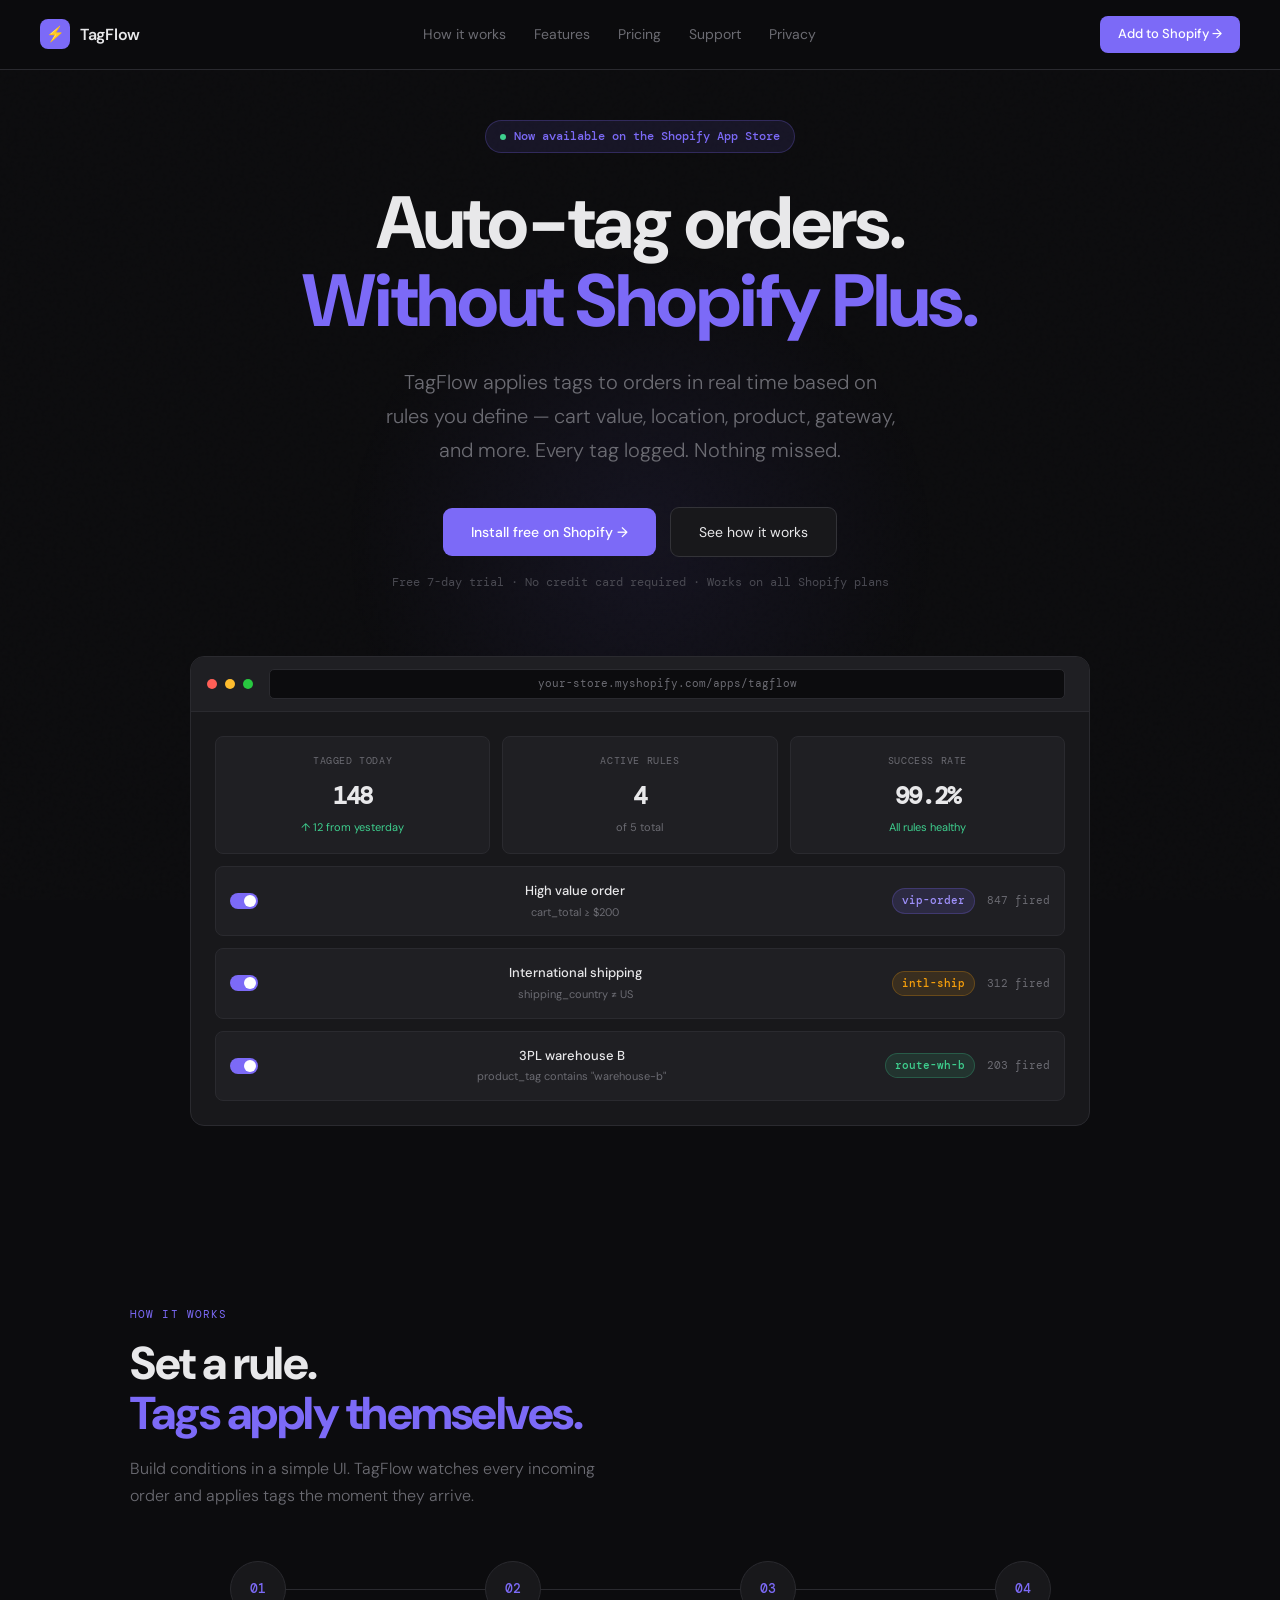
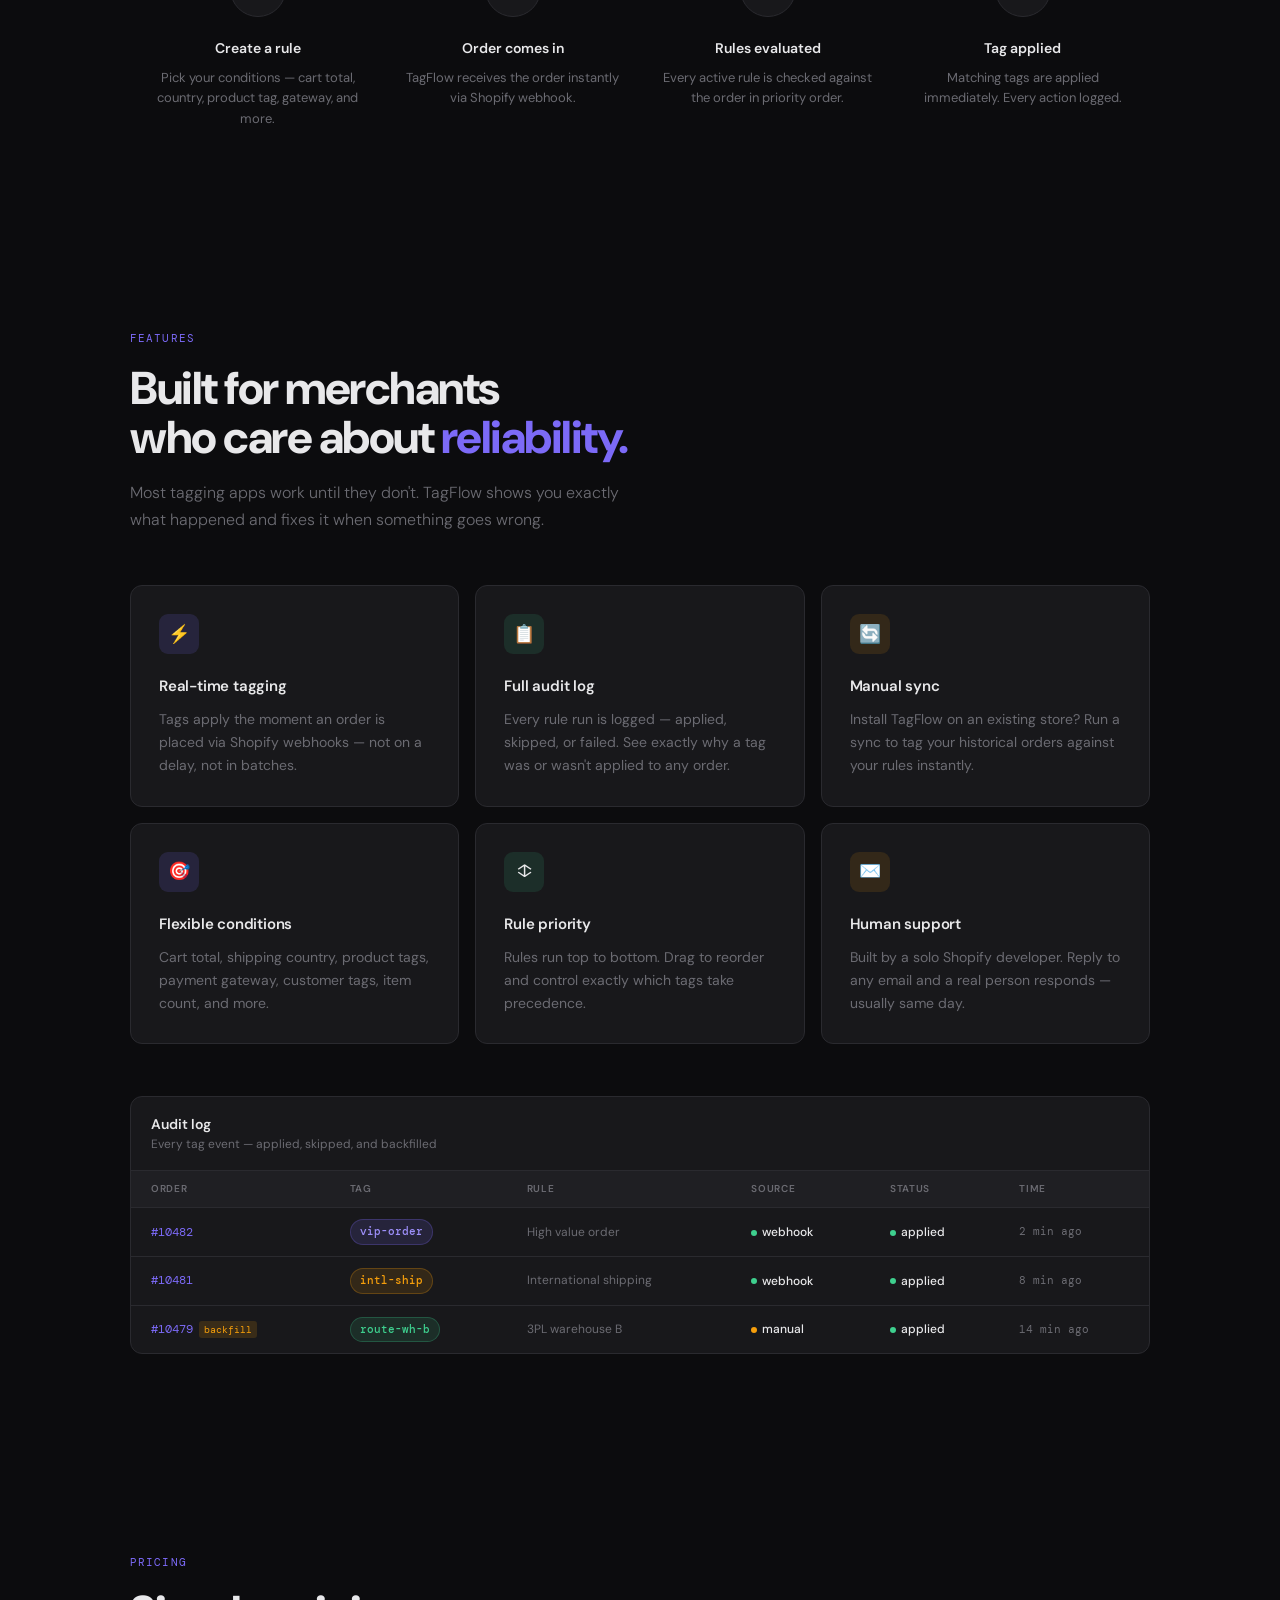
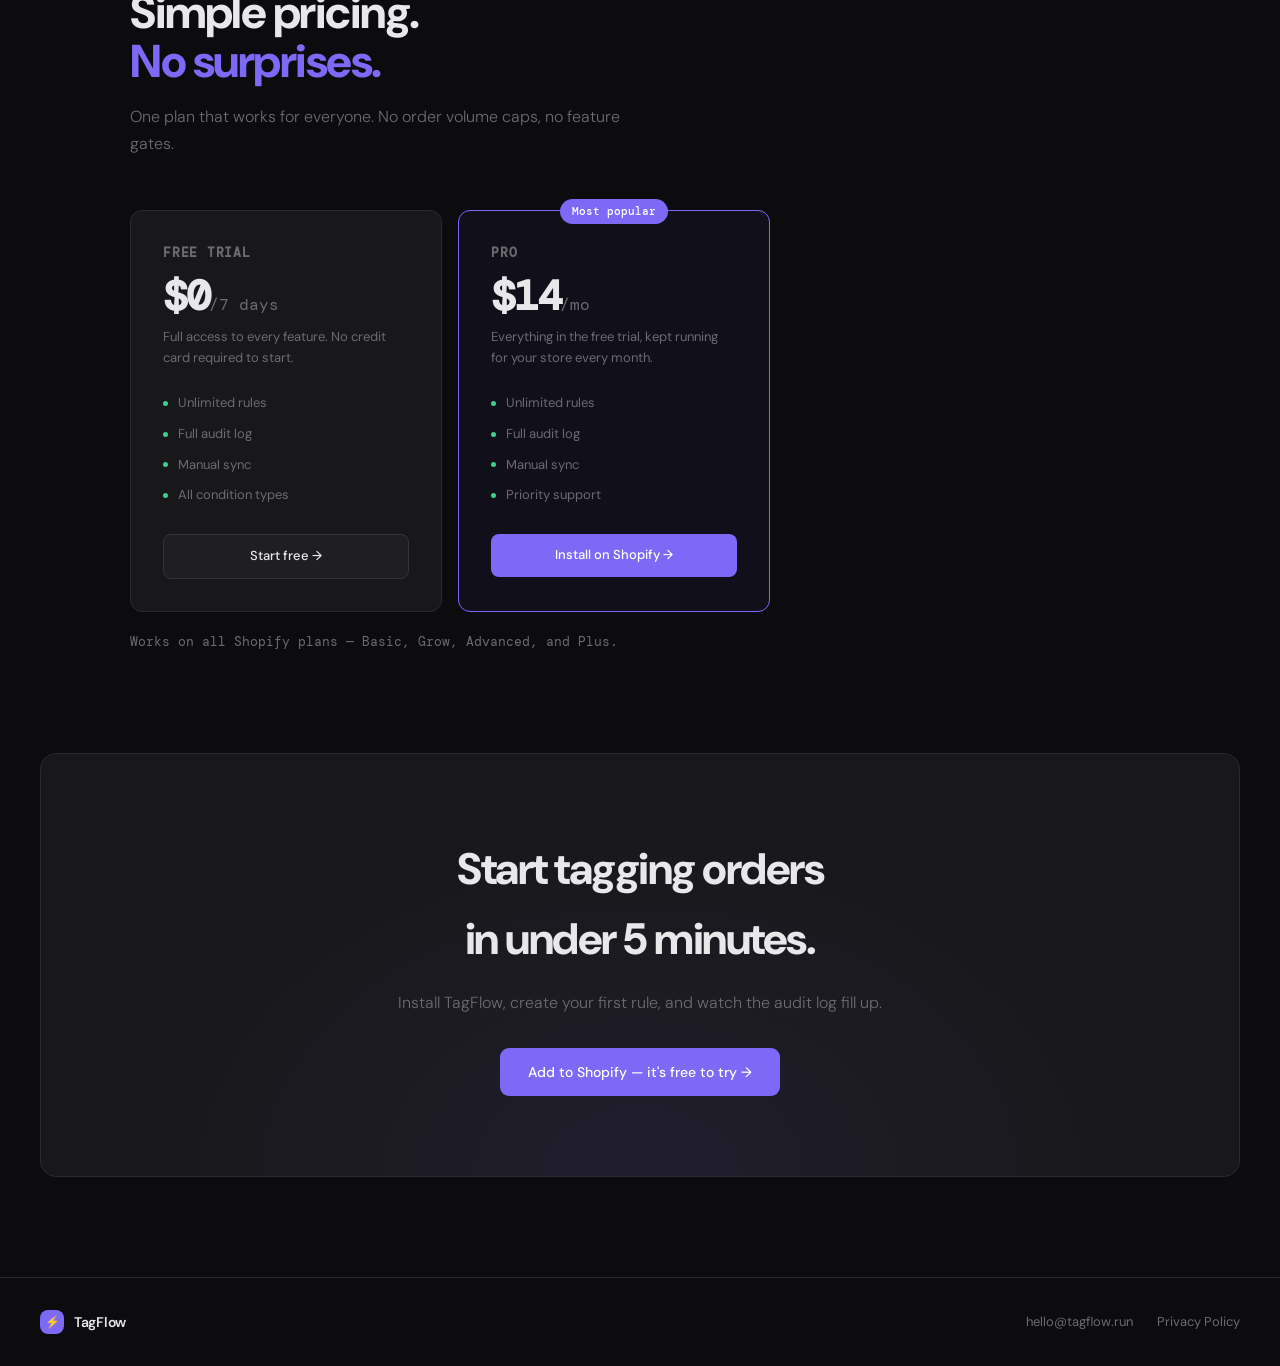
<file: index.html>
<!DOCTYPE html>
<html lang="en">

<head>
  <meta charset="UTF-8" />
  <meta name="viewport" content="width=device-width, initial-scale=1.0" />
  <title>TagFlow — Auto-tag Shopify orders</title>
  <meta name="description"
    content="Automatically tag Shopify orders based on rules. Real-time webhooks, audit log, and backfill — for every merchant, not just Shopify Plus." />
  <link rel="icon" type="image/png" href="tag-flow-fav.ico.png" />
  <link rel="preconnect" href="https://fonts.googleapis.com" />
  <link
    href="https://fonts.googleapis.com/css2?family=DM+Mono:wght@400;500&family=Syne:wght@700;800&family=DM+Sans:wght@300;400;500;600&display=swap"
    rel="stylesheet" />
  <link rel="stylesheet" href="site.css"/>
</head>

<body class="index-page">

  <nav>
    <a href="/" class="logo">
      <div class="logo-icon">⚡</div>
      TagFlow
    </a>
    <div class="nav-menu" id="nav-menu">
      <div class="nav-links">
        <a href="#how-it-works">How it works</a>
        <a href="#features">Features</a>
        <a href="#pricing">Pricing</a>
        <a href="support.html">Support</a>
        <a href="privacy.html">Privacy</a>
        <a href="https://apps.shopify.com/tag-flow-production" class="nav-link-mobile-only">Add to Shopify →</a>
      </div>
    </div>
    <button type="button" class="nav-toggle" id="nav-toggle" aria-label="Open menu" aria-expanded="false"
      aria-controls="nav-menu">
      <span></span><span></span><span></span>
    </button>
    <a href="https://apps.shopify.com/tag-flow-production" class="nav-cta">Add to Shopify →</a>
  </nav>

  <div style="position:relative;z-index:1">
    <div class="hero">
      <div class="glow"></div>
      <div class="hero-badge">
        <span class="badge-dot"></span>
        Now available on the Shopify App Store
      </div>
      <h1>Auto-tag orders.<br /><em>Without Shopify Plus.</em></h1>
      <p class="hero-sub">TagFlow applies tags to orders in real time based on rules you define — cart value, location,
        product, gateway, and more. Every tag logged. Nothing missed.</p>
      <div class="hero-actions">
        <a href="https://apps.shopify.com/tag-flow-production" class="btn-primary">Install free on Shopify →</a>
        <a href="#how-it-works" class="btn-secondary">See how it works</a>
      </div>
      <p class="hero-note">Free 7-day trial · No credit card required · Works on all Shopify plans</p>

      <div class="preview">
        <div class="preview-bar">
          <div class="preview-dot" style="background:#ff5f57"></div>
          <div class="preview-dot" style="background:#febc2e"></div>
          <div class="preview-dot" style="background:#28c840"></div>
          <div class="preview-url">your-store.myshopify.com/apps/tagflow</div>
        </div>
        <div class="preview-body">
          <div class="prev-card">
            <div class="prev-label">Tagged today</div>
            <div class="prev-val">148</div>
            <div class="prev-sub">↑ 12 from yesterday</div>
          </div>
          <div class="prev-card">
            <div class="prev-label">Active rules</div>
            <div class="prev-val">4</div>
            <div class="prev-sub" style="color:var(--muted)">of 5 total</div>
          </div>
          <div class="prev-card">
            <div class="prev-label">Success rate</div>
            <div class="prev-val">99.2%</div>
            <div class="prev-sub">All rules healthy</div>
          </div>
          <div class="prev-rule">
            <div class="prev-toggle"></div>
            <div style="flex:1">
              <div class="prev-rname">High value order</div>
              <div class="prev-rdesc">cart_total ≥ $200</div>
            </div>
            <span class="prev-pill pp">vip-order</span>
            <div class="prev-fired">847 fired</div>
          </div>
          <div class="prev-rule">
            <div class="prev-toggle"></div>
            <div style="flex:1">
              <div class="prev-rname">International shipping</div>
              <div class="prev-rdesc">shipping_country ≠ US</div>
            </div>
            <span class="prev-pill pa">intl-ship</span>
            <div class="prev-fired">312 fired</div>
          </div>
          <div class="prev-rule">
            <div class="prev-toggle"></div>
            <div style="flex:1">
              <div class="prev-rname">3PL warehouse B</div>
              <div class="prev-rdesc">product_tag contains "warehouse-b"</div>
            </div>
            <span class="prev-pill pg">route-wh-b</span>
            <div class="prev-fired">203 fired</div>
          </div>
        </div>
      </div>
    </div>

    <!-- How it works -->
    <section id="how-it-works">
      <div class="section-tag">How it works</div>
      <h2 class="section-title">Set a rule.<br /><em>Tags apply themselves.</em></h2>
      <p class="section-sub">Build conditions in a simple UI. TagFlow watches every incoming order and applies tags the
        moment they arrive.</p>
      <div class="flow-steps">
        <div class="flow-step">
          <div class="step-num">01</div>
          <div class="step-title">Create a rule</div>
          <p class="step-desc">Pick your conditions — cart total, country, product tag, gateway, and more.</p>
        </div>
        <div class="flow-step">
          <div class="step-num">02</div>
          <div class="step-title">Order comes in</div>
          <p class="step-desc">TagFlow receives the order instantly via Shopify webhook.</p>
        </div>
        <div class="flow-step">
          <div class="step-num">03</div>
          <div class="step-title">Rules evaluated</div>
          <p class="step-desc">Every active rule is checked against the order in priority order.</p>
        </div>
        <div class="flow-step">
          <div class="step-num">04</div>
          <div class="step-title">Tag applied</div>
          <p class="step-desc">Matching tags are applied immediately. Every action logged.</p>
        </div>
      </div>
    </section>

    <!-- Features -->
    <section id="features">
      <div class="section-tag">Features</div>
      <h2 class="section-title">Built for merchants<br />who care about <em>reliability.</em></h2>
      <p class="section-sub">Most tagging apps work until they don't. TagFlow shows you exactly what happened and fixes
        it when something goes wrong.</p>
      <div class="features-grid">
        <div class="feat">
          <div class="feat-icon purple">⚡</div>
          <h3>Real-time tagging</h3>
          <p>Tags apply the moment an order is placed via Shopify webhooks — not on a delay, not in batches.</p>
        </div>
        <div class="feat">
          <div class="feat-icon green">📋</div>
          <h3>Full audit log</h3>
          <p>Every rule run is logged — applied, skipped, or failed. See exactly why a tag was or wasn't applied to any
            order.</p>
        </div>
        <div class="feat">
          <div class="feat-icon amber">🔄</div>
          <h3>Manual sync</h3>
          <p>Install TagFlow on an existing store? Run a sync to tag your historical orders against your rules
            instantly.</p>
        </div>
        <div class="feat">
          <div class="feat-icon purple">🎯</div>
          <h3>Flexible conditions</h3>
          <p>Cart total, shipping country, product tags, payment gateway, customer tags, item count, and more.</p>
        </div>
        <div class="feat">
          <div class="feat-icon green">↕️</div>
          <h3>Rule priority</h3>
          <p>Rules run top to bottom. Drag to reorder and control exactly which tags take precedence.</p>
        </div>
        <div class="feat">
          <div class="feat-icon amber">✉️</div>
          <h3>Human support</h3>
          <p>Built by a solo Shopify developer. Reply to any email and a real person responds — usually same day.</p>
        </div>
      </div>

      <!-- Audit log preview -->
      <div class="audit-preview" style="margin-top:52px">
        <div class="audit-header">
          <div>
            <div class="audit-title">Audit log</div>
            <div class="audit-sub">Every tag event — applied, skipped, and backfilled</div>
          </div>
        </div>
        <table>
          <thead>
            <tr>
              <th>Order</th>
              <th>Tag</th>
              <th>Rule</th>
              <th>Source</th>
              <th>Status</th>
              <th>Time</th>
            </tr>
          </thead>
          <tbody>
            <tr>
              <td><span class="oid">#10482</span></td>
              <td><span class="prev-pill pp">vip-order</span></td>
              <td class="rule-col">High value order</td>
              <td><span class="sdot"><span class="d dg"></span>webhook</span></td>
              <td><span class="sdot"><span class="d dg"></span>applied</span></td>
              <td class="lt">2 min ago</td>
            </tr>
            <tr>
              <td><span class="oid">#10481</span></td>
              <td><span class="prev-pill pa">intl-ship</span></td>
              <td class="rule-col">International shipping</td>
              <td><span class="sdot"><span class="d dg"></span>webhook</span></td>
              <td><span class="sdot"><span class="d dg"></span>applied</span></td>
              <td class="lt">8 min ago</td>
            </tr>
            <tr>
              <td><span class="oid">#10479</span><span class="bf">backfill</span></td>
              <td><span class="prev-pill pg">route-wh-b</span></td>
              <td class="rule-col">3PL warehouse B</td>
              <td><span class="sdot"><span class="d da"></span>manual</span></td>
              <td><span class="sdot"><span class="d dg"></span>applied</span></td>
              <td class="lt">14 min ago</td>
            </tr>
          </tbody>
        </table>
      </div>
    </section>

    <!-- Pricing -->
    <section id="pricing">
      <div class="section-tag">Pricing</div>
      <h2 class="section-title">Simple pricing.<br /><em>No surprises.</em></h2>
      <p class="section-sub">One plan that works for everyone. No order volume caps, no feature gates.</p>
      <div class="pricing-grid">
        <div class="price-card">
          <div class="price-name">Free trial</div>
          <div class="price-amount">$0<span>/7 days</span></div>
          <p class="price-desc">Full access to every feature. No credit card required to start.</p>
          <div class="price-features">
            <div class="pf">Unlimited rules</div>
            <div class="pf">Full audit log</div>
            <div class="pf">Manual sync</div>
            <div class="pf">All condition types</div>
          </div>
          <a href="https://apps.shopify.com/tag-flow-production" class="price-btn price-btn-ghost">Start free →</a>
        </div>
        <div class="price-card featured">
          <div class="featured-badge">Most popular</div>
          <div class="price-name">Pro</div>
          <div class="price-amount">$14<span>/mo</span></div>
          <p class="price-desc">Everything in the free trial, kept running for your store every month.</p>
          <div class="price-features">
            <div class="pf">Unlimited rules</div>
            <div class="pf">Full audit log</div>
            <div class="pf">Manual sync</div>
            <div class="pf">Priority support</div>
          </div>
          <a href="https://apps.shopify.com/tag-flow-production" class="price-btn price-btn-filled">Install on Shopify →</a>
        </div>
      </div>
      <p style="margin-top:20px;font-size:13px;color:var(--muted);font-family:var(--mono)">Works on all Shopify plans —
        Basic, Grow, Advanced, and Plus.</p>
    </section>

    <!-- CTA -->
    <div class="cta-section">
      <h2>Start tagging orders<br />in under 5 minutes.</h2>
      <p>Install TagFlow, create your first rule, and watch the audit log fill up.</p>
      <a href="https://apps.shopify.com/tag-flow-production" class="btn-primary">Add to Shopify — it's free to try →</a>
    </div>

    <footer>
      <a href="/" class="logo" style="font-size:14px">
        <div class="logo-icon" style="width:24px;height:24px;font-size:12px">⚡</div>
        TagFlow
      </a>
      <div class="footer-links">
        <a href="mailto:hello@tagflow.run">hello@tagflow.run</a>     
        <a href="privacy.html">Privacy Policy</a>
      </div>
    </footer>
  </div>
  <script>
    (function () {
      var toggle = document.getElementById('nav-toggle');
      var menu = document.getElementById('nav-menu');
      if (!toggle || !menu) return;

      function setOpen(open) {
        menu.classList.toggle('is-open', open);
        toggle.setAttribute('aria-expanded', open ? 'true' : 'false');
        toggle.setAttribute('aria-label', open ? 'Close menu' : 'Open menu');
        document.body.classList.toggle('nav-menu-open', open);
      }

      toggle.addEventListener('click', function () {
        setOpen(!menu.classList.contains('is-open'));
      });

      menu.querySelectorAll('a').forEach(function (link) {
        link.addEventListener('click', function () {
          setOpen(false);
        });
      });

      document.addEventListener('keydown', function (e) {
        if (e.key === 'Escape') setOpen(false);
      });
    })();
  </script>
</body>

</html>
</file>
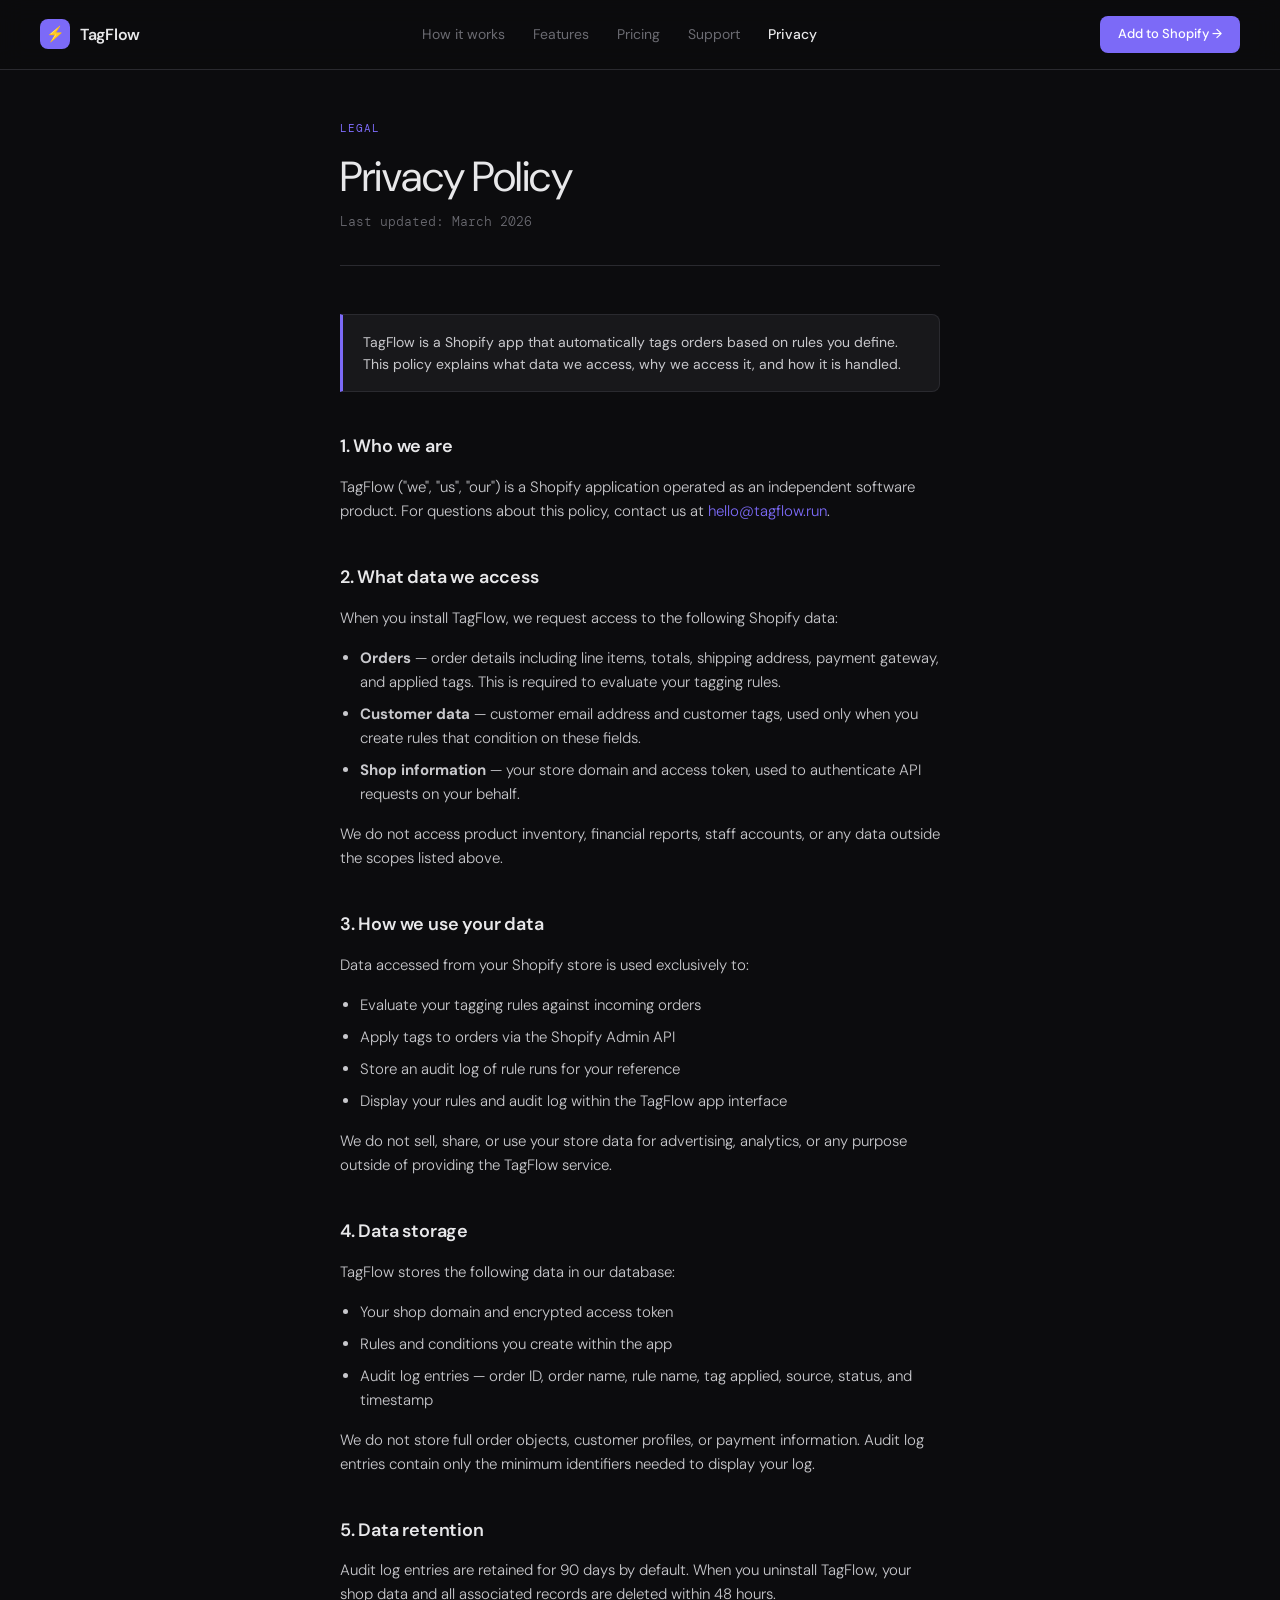
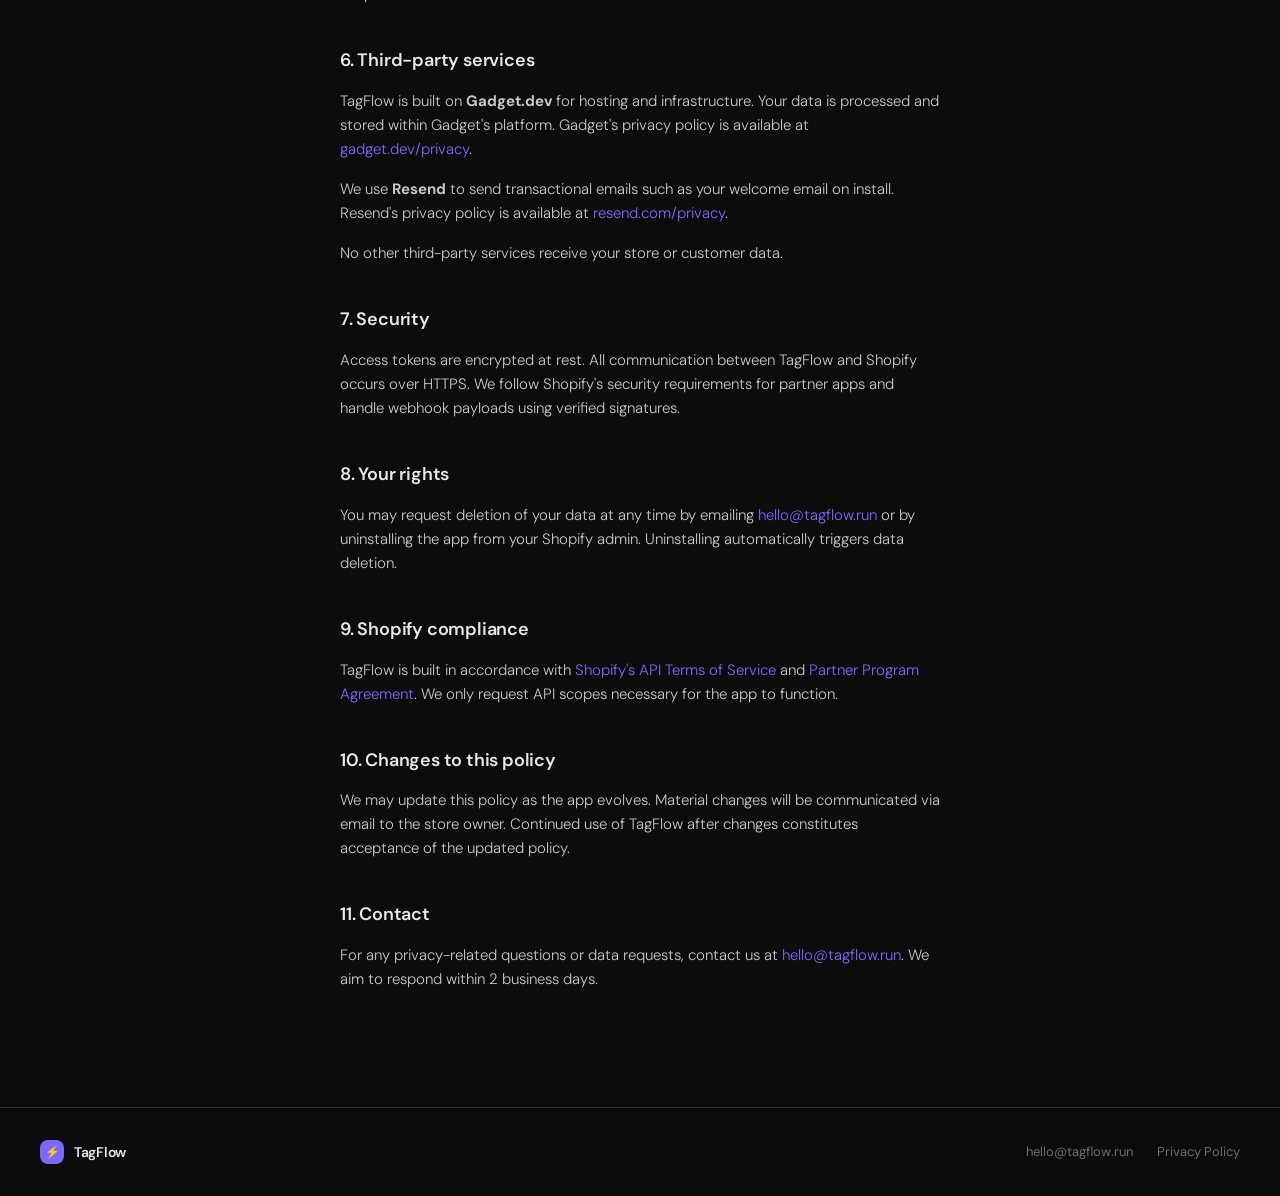
<file: privacy.html>
<!DOCTYPE html>
<html lang="en">
<head>
<meta charset="UTF-8"/>
<meta name="viewport" content="width=device-width, initial-scale=1.0"/>
<title>Privacy Policy — TagFlow</title>
<link rel="icon" type="image/png" href="tag-flow-fav.ico.png"/>
<link rel="preconnect" href="https://fonts.googleapis.com"/>
<link href="https://fonts.googleapis.com/css2?family=DM+Mono:wght@400;500&family=DM+Sans:wght@300;400;500;600&display=swap" rel="stylesheet"/>
<link rel="stylesheet" href="site.css">
</head>
<body class="privacy-page">

<nav>
  <a href="/" class="logo">
    <div class="logo-icon">⚡</div>
    TagFlow
  </a>
  <div class="nav-menu" id="nav-menu">
    <div class="nav-links">
      <a href="index.html#how-it-works">How it works</a>
      <a href="index.html#features">Features</a>
      <a href="index.html#pricing">Pricing</a>
      <a href="support.html">Support</a>
      <a href="privacy.html" aria-current="page">Privacy</a>
      <a href="https://apps.shopify.com/tag-flow-production" class="nav-link-mobile-only">Add to Shopify →</a>
    </div>
  </div>
  <button type="button" class="nav-toggle" id="nav-toggle" aria-label="Open menu" aria-expanded="false"
    aria-controls="nav-menu">
    <span></span><span></span><span></span>
  </button>
  <a href="https://apps.shopify.com/tag-flow-production" class="nav-cta">Add to Shopify →</a>
</nav>

<div style="position:relative;z-index:1">
<div class="container">
  <div class="doc-tag">Legal</div>
  <h1>Privacy Policy</h1>
  <p class="updated">Last updated: March 2026</p>

  <div class="highlight">
    TagFlow is a Shopify app that automatically tags orders based on rules you define. This policy explains what data we access, why we access it, and how it is handled.
  </div>

  <h2>1. Who we are</h2>
  <p>TagFlow ("we", "us", "our") is a Shopify application operated as an independent software product. For questions about this policy, contact us at <a href="mailto:hello@tagflow.run">hello@tagflow.run</a>.</p>

  <h2>2. What data we access</h2>
  <p>When you install TagFlow, we request access to the following Shopify data:</p>
  <ul>
    <li><strong>Orders</strong> — order details including line items, totals, shipping address, payment gateway, and applied tags. This is required to evaluate your tagging rules.</li>
    <li><strong>Customer data</strong> — customer email address and customer tags, used only when you create rules that condition on these fields.</li>
    <li><strong>Shop information</strong> — your store domain and access token, used to authenticate API requests on your behalf.</li>
  </ul>
  <p>We do not access product inventory, financial reports, staff accounts, or any data outside the scopes listed above.</p>

  <h2>3. How we use your data</h2>
  <p>Data accessed from your Shopify store is used exclusively to:</p>
  <ul>
    <li>Evaluate your tagging rules against incoming orders</li>
    <li>Apply tags to orders via the Shopify Admin API</li>
    <li>Store an audit log of rule runs for your reference</li>
    <li>Display your rules and audit log within the TagFlow app interface</li>
  </ul>
  <p>We do not sell, share, or use your store data for advertising, analytics, or any purpose outside of providing the TagFlow service.</p>

  <h2>4. Data storage</h2>
  <p>TagFlow stores the following data in our database:</p>
  <ul>
    <li>Your shop domain and encrypted access token</li>
    <li>Rules and conditions you create within the app</li>
    <li>Audit log entries — order ID, order name, rule name, tag applied, source, status, and timestamp</li>
  </ul>
  <p>We do not store full order objects, customer profiles, or payment information. Audit log entries contain only the minimum identifiers needed to display your log.</p>

  <h2>5. Data retention</h2>
  <p>Audit log entries are retained for 90 days by default. When you uninstall TagFlow, your shop data and all associated records are deleted within 48 hours.</p>

  <h2>6. Third-party services</h2>
  <p>TagFlow is built on <strong>Gadget.dev</strong> for hosting and infrastructure. Your data is processed and stored within Gadget's platform. Gadget's privacy policy is available at <a href="https://gadget.dev/privacy" target="_blank">gadget.dev/privacy</a>.</p>
  <p>We use <strong>Resend</strong> to send transactional emails such as your welcome email on install. Resend's privacy policy is available at <a href="https://resend.com/privacy" target="_blank">resend.com/privacy</a>.</p>
  <p>No other third-party services receive your store or customer data.</p>

  <h2>7. Security</h2>
  <p>Access tokens are encrypted at rest. All communication between TagFlow and Shopify occurs over HTTPS. We follow Shopify's security requirements for partner apps and handle webhook payloads using verified signatures.</p>

  <h2>8. Your rights</h2>
  <p>You may request deletion of your data at any time by emailing <a href="mailto:hello@tagflow.run">hello@tagflow.run</a> or by uninstalling the app from your Shopify admin. Uninstalling automatically triggers data deletion.</p>

  <h2>9. Shopify compliance</h2>
  <p>TagFlow is built in accordance with <a href="https://www.shopify.com/legal/api-terms" target="_blank">Shopify's API Terms of Service</a> and <a href="https://www.shopify.com/partners/blog/partner-program-agreement" target="_blank">Partner Program Agreement</a>. We only request API scopes necessary for the app to function.</p>

  <h2>10. Changes to this policy</h2>
  <p>We may update this policy as the app evolves. Material changes will be communicated via email to the store owner. Continued use of TagFlow after changes constitutes acceptance of the updated policy.</p>

  <h2>11. Contact</h2>
  <p>For any privacy-related questions or data requests, contact us at <a href="mailto:hello@tagflow.run">hello@tagflow.run</a>. We aim to respond within 2 business days.</p>
</div>

<footer>
  <a href="/" class="logo" style="font-size:14px">
    <div class="logo-icon" style="width:24px;height:24px;font-size:12px">⚡</div>
    TagFlow
  </a>
  <div class="footer-links">
    <a href="mailto:hello@tagflow.run">hello@tagflow.run</a>
    <a href="privacy.html" aria-current="page">Privacy Policy</a>
  </div>
</footer>
</div>

<script>
  (function () {
    var toggle = document.getElementById('nav-toggle');
    var menu = document.getElementById('nav-menu');
    if (!toggle || !menu) return;

    function setOpen(open) {
      menu.classList.toggle('is-open', open);
      toggle.setAttribute('aria-expanded', open ? 'true' : 'false');
      toggle.setAttribute('aria-label', open ? 'Close menu' : 'Open menu');
      document.body.classList.toggle('nav-menu-open', open);
    }

    toggle.addEventListener('click', function () {
      setOpen(!menu.classList.contains('is-open'));
    });

    menu.querySelectorAll('a').forEach(function (link) {
      link.addEventListener('click', function () {
        setOpen(false);
      });
    });

    document.addEventListener('keydown', function (e) {
      if (e.key === 'Escape') setOpen(false);
    });
  })();
</script>

</body>
</html>
</file>
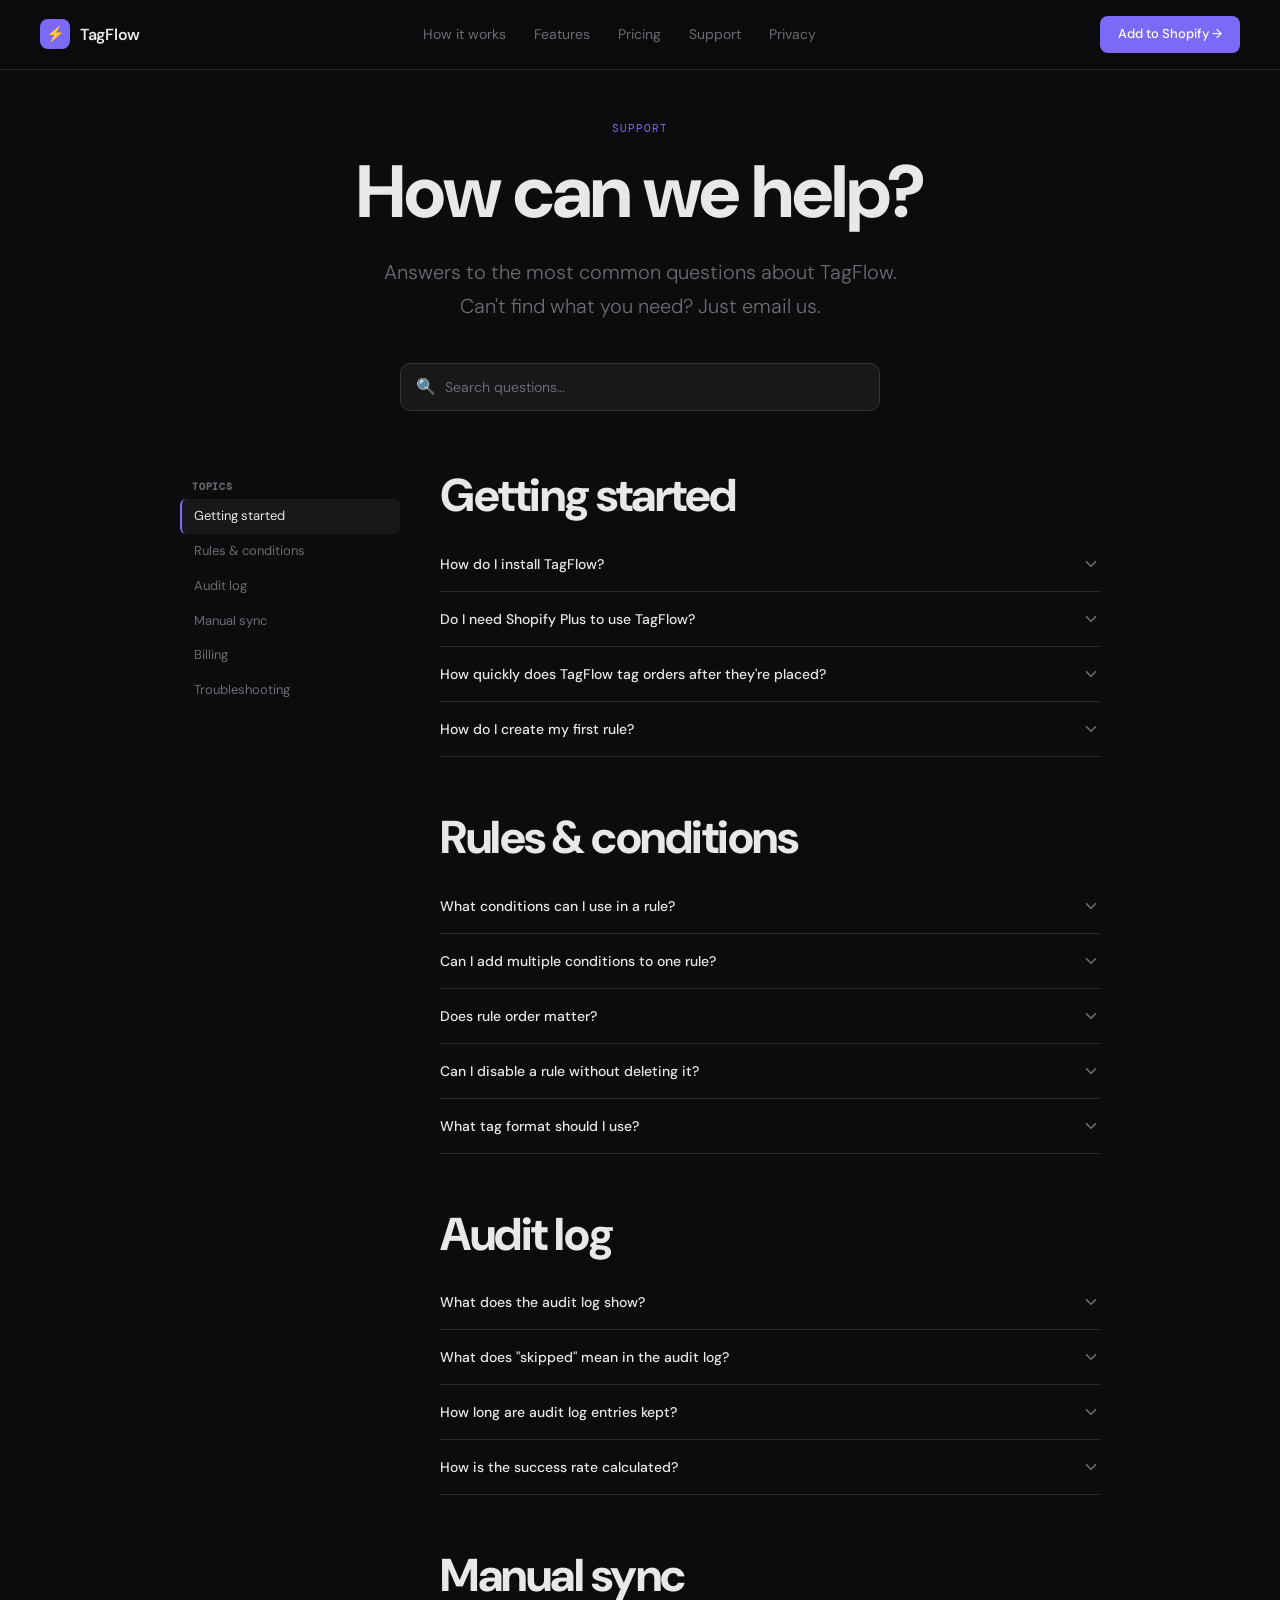
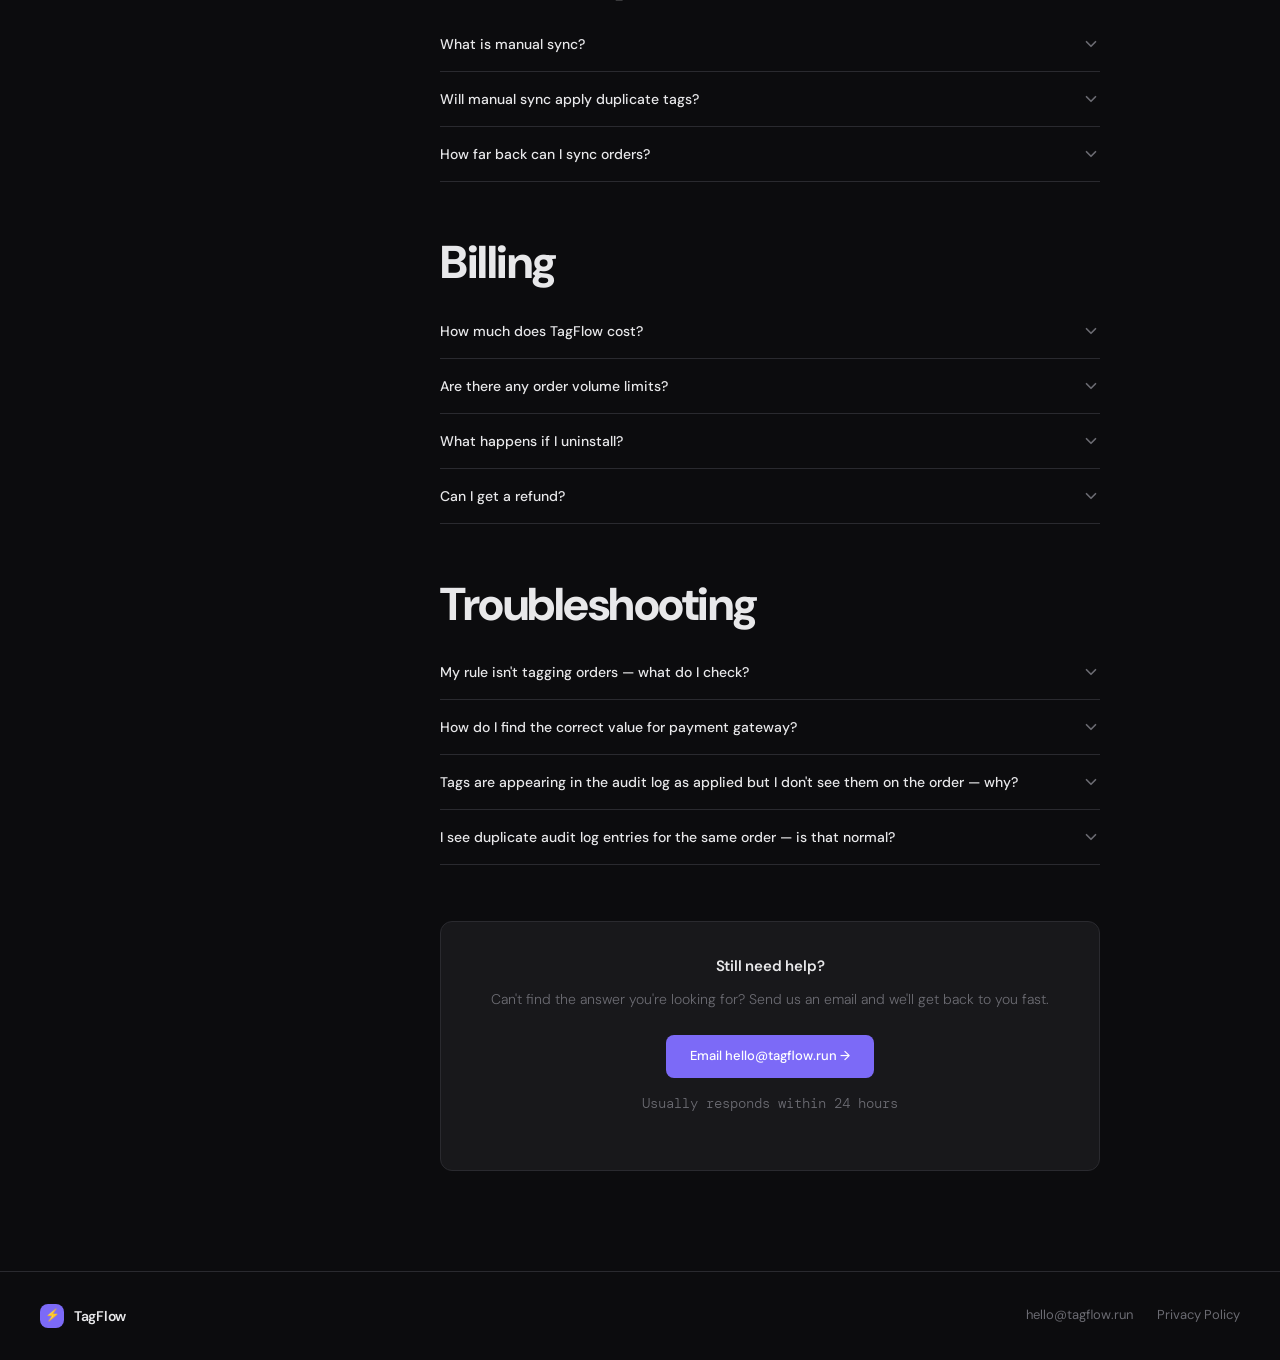
<file: support.html>
<!DOCTYPE html>
<html lang="en"> 
<head>
<meta charset="UTF-8"/>
<meta name="viewport" content="width=device-width, initial-scale=1.0"/>
<title>Support & FAQ — TagFlow</title>
<meta name="description" content="Get help with TagFlow. Answers to common questions about rules, tagging, the audit log, and billing."/>
<link rel="icon" type="image/png" href="tag-flow-fav.ico.png"/>
<link rel="preconnect" href="https://fonts.googleapis.com"/>
<link href="https://fonts.googleapis.com/css2?family=DM+Mono:wght@400;500&family=Syne:wght@700;800&family=DM+Sans:wght@300;400;500;600&display=swap" rel="stylesheet"/>
<link rel="stylesheet" href="site.css">
</head>
<body class="support-page">

<nav>
  <a href="/" class="logo">
    <div class="logo-icon">⚡</div>
    TagFlow
  </a>
  <div class="nav-menu" id="nav-menu">
    <div class="nav-links">
      <a href="index.html#how-it-works">How it works</a>
      <a href="index.html#features">Features</a>
      <a href="index.html#pricing">Pricing</a>
      <a href="mailto:hello@tagflow.run">Support</a>
      <a href="privacy.html">Privacy</a>
      <a href="https://apps.shopify.com/tag-flow-production" class="nav-link-mobile-only">Add to Shopify →</a>
    </div>
  </div>
  <button type="button" class="nav-toggle" id="nav-toggle" aria-label="Open menu" aria-expanded="false"
    aria-controls="nav-menu">
    <span></span><span></span><span></span>
  </button>
  <a href="https://apps.shopify.com/tag-flow-production" class="nav-cta">Add to Shopify →</a>
</nav>

<div style="position:relative;z-index:1">
<div class="hero">
  <div class="hero-tag">Support</div>
  <h1>How can we help?</h1>
  <p class="hero-sub">Answers to the most common questions about TagFlow. Can't find what you need? Just email us.</p>
  <div class="search-wrap">
    <span class="search-icon">🔍</span>
    <input class="search-input" id="search" placeholder="Search questions…" oninput="filterFAQ(this.value)"/>
  </div>
</div>

<div class="layout">
  <aside class="sidebar" aria-label="Topics">
    <div class="sidebar-section">
      <div class="sidebar-label">Topics</div>
      <a href="#getting-started" class="sidebar-link active">Getting started</a>
      <a href="#rules" class="sidebar-link">Rules & conditions</a>
      <a href="#audit-log" class="sidebar-link">Audit log</a>
      <a href="#manual-sync" class="sidebar-link">Manual sync</a>
      <a href="#billing" class="sidebar-link">Billing</a>
      <a href="#troubleshooting" class="sidebar-link">Troubleshooting</a>
    </div>
  </aside>

  <div class="content">

    <!-- Getting started -->
    <div class="faq-section" id="getting-started-section">
      <span class="section-anchor" id="getting-started"></span>
      <h2 class="section-title">Getting started</h2>

      <div class="faq-item">
        <button class="faq-q">How do I install TagFlow?<svg class="faq-chevron" viewBox="0 0 16 16" fill="none"><path d="M4 6l4 4 4-4" stroke="currentColor" stroke-width="1.5" stroke-linecap="round" stroke-linejoin="round"/></svg></button>
        <div class="faq-a">Install TagFlow from the Shopify App Store. Once installed you'll be taken directly into the app. From there, click <strong>+ New rule</strong> to create your first tagging rule. No configuration is required before creating rules.</div>
      </div>

      <div class="faq-item">
        <button class="faq-q">Do I need Shopify Plus to use TagFlow?<svg class="faq-chevron" viewBox="0 0 16 16" fill="none"><path d="M4 6l4 4 4-4" stroke="currentColor" stroke-width="1.5" stroke-linecap="round" stroke-linejoin="round"/></svg></button>
        <div class="faq-a">No. TagFlow works on every Shopify plan — Basic, Grow, Advanced, and Plus. This is one of the main reasons TagFlow exists: Shopify Flow (which offers similar functionality) is only available on Shopify Plus. TagFlow brings automated order tagging to everyone.</div>
      </div>

      <div class="faq-item">
        <button class="faq-q">How quickly does TagFlow tag orders after they're placed?<svg class="faq-chevron" viewBox="0 0 16 16" fill="none"><path d="M4 6l4 4 4-4" stroke="currentColor" stroke-width="1.5" stroke-linecap="round" stroke-linejoin="round"/></svg></button>
        <div class="faq-a">TagFlow uses Shopify webhooks, which means tagging happens in real time — typically within a few seconds of an order being placed. You can confirm this by checking the audit log after placing a test order.</div>
      </div>

      <div class="faq-item">
        <button class="faq-q">How do I create my first rule?<svg class="faq-chevron" viewBox="0 0 16 16" fill="none"><path d="M4 6l4 4 4-4" stroke="currentColor" stroke-width="1.5" stroke-linecap="round" stroke-linejoin="round"/></svg></button>
        <div class="faq-a">From the Rules page, click <strong>+ New rule</strong>. Give your rule a name, enter the tag you want applied (e.g. <code>vip-order</code>), then add one or more conditions. All conditions must match for the tag to be applied. Click <strong>Save rule</strong> and it becomes active immediately.</div>
      </div>
    </div>

    <!-- Rules -->
    <div class="faq-section" id="rules-section">
      <span class="section-anchor" id="rules"></span>
      <h2 class="section-title">Rules & conditions</h2>

      <div class="faq-item">
        <button class="faq-q">What conditions can I use in a rule?<svg class="faq-chevron" viewBox="0 0 16 16" fill="none"><path d="M4 6l4 4 4-4" stroke="currentColor" stroke-width="1.5" stroke-linecap="round" stroke-linejoin="round"/></svg></button>
        <div class="faq-a">TagFlow currently supports the following condition fields:
          <ul>
            <li><code>cart_total</code> — the order subtotal in your store currency</li>
            <li><code>shipping_country</code> — the 2-letter country code of the shipping address</li>
            <li><code>customer_email</code> — the customer's email address</li>
            <li><code>payment_gateway</code> — the payment method used (e.g. shopify_payments, paypal)</li>
            <li><code>line_item_product_tags</code> — tags on any product in the order</li>
            <li><code>customer_tag</code> — tags on the customer placing the order</li>
            <li><code>item_count</code> — total number of line items in the order</li>
            <li><code>discount_code</code> — discount code applied at checkout</li>
          </ul>
        </div>
      </div>

      <div class="faq-item">
        <button class="faq-q">Can I add multiple conditions to one rule?<svg class="faq-chevron" viewBox="0 0 16 16" fill="none"><path d="M4 6l4 4 4-4" stroke="currentColor" stroke-width="1.5" stroke-linecap="round" stroke-linejoin="round"/></svg></button>
        <div class="faq-a">Yes. You can add as many conditions as you need to a single rule. All conditions must match for the tag to be applied — this is an AND relationship. For example, you can create a rule that only fires when cart total is over $200 AND the shipping country is not US.</div>
      </div>

      <div class="faq-item">
        <button class="faq-q">Does rule order matter?<svg class="faq-chevron" viewBox="0 0 16 16" fill="none"><path d="M4 6l4 4 4-4" stroke="currentColor" stroke-width="1.5" stroke-linecap="round" stroke-linejoin="round"/></svg></button>
        <div class="faq-a">Rules are evaluated top to bottom in the order shown on the Rules page. Multiple rules can match and apply tags to the same order — TagFlow does not stop after the first match. If you want a rule to take priority, drag it to the top of the list.</div>
      </div>

      <div class="faq-item">
        <button class="faq-q">Can I disable a rule without deleting it?<svg class="faq-chevron" viewBox="0 0 16 16" fill="none"><path d="M4 6l4 4 4-4" stroke="currentColor" stroke-width="1.5" stroke-linecap="round" stroke-linejoin="round"/></svg></button>
        <div class="faq-a">Yes. Use the toggle next to each rule on the Rules page to enable or disable it. Disabled rules are skipped entirely and will not appear in the audit log.</div>
      </div>

      <div class="faq-item">
        <button class="faq-q">What tag format should I use?<svg class="faq-chevron" viewBox="0 0 16 16" fill="none"><path d="M4 6l4 4 4-4" stroke="currentColor" stroke-width="1.5" stroke-linecap="round" stroke-linejoin="round"/></svg></button>
        <div class="faq-a">Shopify tags are case-sensitive and can contain letters, numbers, hyphens, and underscores. We recommend lowercase with hyphens for readability — for example <code>vip-order</code>, <code>intl-ship</code>, or <code>route-wh-b</code>. Avoid spaces in tag names.</div>
      </div>
    </div>

    <!-- Audit log -->
    <div class="faq-section" id="audit-log-section">
      <span class="section-anchor" id="audit-log"></span>
      <h2 class="section-title">Audit log</h2>

      <div class="faq-item">
        <button class="faq-q">What does the audit log show?<svg class="faq-chevron" viewBox="0 0 16 16" fill="none"><path d="M4 6l4 4 4-4" stroke="currentColor" stroke-width="1.5" stroke-linecap="round" stroke-linejoin="round"/></svg></button>
        <div class="faq-a">The audit log records every rule evaluation for every order shows you the last 100 entries. Each entry shows the order number, the rule that ran, the tag that was applied (or would have been applied), the source (webhook or manual sync), the status (applied, skipped, or failed), the reason if skipped, and the timestamp.</div>
      </div>

      <div class="faq-item">
        <button class="faq-q">What does "skipped" mean in the audit log?<svg class="faq-chevron" viewBox="0 0 16 16" fill="none"><path d="M4 6l4 4 4-4" stroke="currentColor" stroke-width="1.5" stroke-linecap="round" stroke-linejoin="round"/></svg></button>
        <div class="faq-a">Skipped means the rule ran but did not apply a tag. This is normal and expected behaviour. Common skip reasons include:
          <ul>
            <li><strong>Conditions not met</strong> — the order didn't match the rule's conditions</li>
            <li><strong>Tag already applied</strong> — the tag was already on the order, so no action was needed</li>
          </ul>
          Skipped entries are not failures — they're confirmation that the rule ran and made a decision.
        </div>
      </div>

      <div class="faq-item">
        <button class="faq-q">How long are audit log entries kept?<svg class="faq-chevron" viewBox="0 0 16 16" fill="none"><path d="M4 6l4 4 4-4" stroke="currentColor" stroke-width="1.5" stroke-linecap="round" stroke-linejoin="round"/></svg></button>
        <div class="faq-a">Audit log entries are retained for 90 days. If you need to export your log for record-keeping, use the Export CSV button on the audit log page.</div>
      </div>

      <div class="faq-item">
        <button class="faq-q">How is the success rate calculated?<svg class="faq-chevron" viewBox="0 0 16 16" fill="none"><path d="M4 6l4 4 4-4" stroke="currentColor" stroke-width="1.5" stroke-linecap="round" stroke-linejoin="round"/></svg></button>
        <div class="faq-a">Success rate is calculated as <code>applied ÷ (applied + failed)</code>. Skipped entries are excluded from the calculation — a skipped rule is working correctly, not failing. A 100% success rate means every rule that matched an order successfully applied its tag.</div>
      </div>
    </div>

    <!-- Manual sync -->
    <div class="faq-section" id="manual-sync-section">
      <span class="section-anchor" id="manual-sync"></span>
      <h2 class="section-title">Manual sync</h2>

      <div class="faq-item">
        <button class="faq-q">What is manual sync?<svg class="faq-chevron" viewBox="0 0 16 16" fill="none"><path d="M4 6l4 4 4-4" stroke="currentColor" stroke-width="1.5" stroke-linecap="round" stroke-linejoin="round"/></svg></button>
        <div class="faq-a">Manual sync lets you run your active rules against existing orders. This is useful when you install TagFlow on a store that already has orders, or when you create a new rule and want to apply it to recent orders retroactively. Every tag applied during a sync is recorded in the audit log with the source marked as <code>manual</code>.</div>
      </div>

      <div class="faq-item">
        <button class="faq-q">Will manual sync apply duplicate tags?<svg class="faq-chevron" viewBox="0 0 16 16" fill="none"><path d="M4 6l4 4 4-4" stroke="currentColor" stroke-width="1.5" stroke-linecap="round" stroke-linejoin="round"/></svg></button>
        <div class="faq-a">No. Before applying a tag, TagFlow checks whether it already exists on the order. If the tag is already there, the rule is logged as skipped with the reason "tag already applied" and no duplicate is created. It is safe to run manual sync multiple times.</div>
      </div>

      <div class="faq-item">
        <button class="faq-q">How far back can I sync orders?<svg class="faq-chevron" viewBox="0 0 16 16" fill="none"><path d="M4 6l4 4 4-4" stroke="currentColor" stroke-width="1.5" stroke-linecap="round" stroke-linejoin="round"/></svg></button>
        <div class="faq-a">You can sync orders up to 60 days back. For stores with a large order volume, syncing a smaller date range is faster. You can run multiple syncs across different date ranges if needed.</div>
      </div>
    </div>

    <!-- Billing -->
    <div class="faq-section" id="billing-section">
      <span class="section-anchor" id="billing"></span>
      <h2 class="section-title">Billing</h2>

      <div class="faq-item">
        <button class="faq-q">How much does TagFlow cost?<svg class="faq-chevron" viewBox="0 0 16 16" fill="none"><path d="M4 6l4 4 4-4" stroke="currentColor" stroke-width="1.5" stroke-linecap="round" stroke-linejoin="round"/></svg></button>
        <div class="faq-a">TagFlow is $14/month after a free 7-day trial. No credit card is required to start the trial. Billing is handled through Shopify — charges appear on your regular Shopify invoice.</div>
      </div>

      <div class="faq-item">
        <button class="faq-q">Are there any order volume limits?<svg class="faq-chevron" viewBox="0 0 16 16" fill="none"><path d="M4 6l4 4 4-4" stroke="currentColor" stroke-width="1.5" stroke-linecap="round" stroke-linejoin="round"/></svg></button>
        <div class="faq-a">No. TagFlow does not limit orders per month or charge based on volume. One flat price covers everything regardless of how many orders your store processes.</div>
      </div>

      <div class="faq-item">
        <button class="faq-q">What happens if I uninstall?<svg class="faq-chevron" viewBox="0 0 16 16" fill="none"><path d="M4 6l4 4 4-4" stroke="currentColor" stroke-width="1.5" stroke-linecap="round" stroke-linejoin="round"/></svg></button>
        <div class="faq-a">Uninstalling TagFlow immediately stops all tagging. Your subscription is cancelled automatically through Shopify and you will not be charged again. Tags that have already been applied to orders remain on those orders — uninstalling does not remove previously applied tags.</div>
      </div>

      <div class="faq-item">
        <button class="faq-q">Can I get a refund?<svg class="faq-chevron" viewBox="0 0 16 16" fill="none"><path d="M4 6l4 4 4-4" stroke="currentColor" stroke-width="1.5" stroke-linecap="round" stroke-linejoin="round"/></svg></button>
        <div class="faq-a">If you have an issue with TagFlow that we can't resolve, email us at <a href="mailto:hello@tagflow.run">hello@tagflow.run</a> and we'll sort it out. Shopify processes all billing, but we're happy to work with you directly on any billing concerns.</div>
      </div>
    </div>

    <!-- Troubleshooting -->
    <div class="faq-section" id="troubleshooting-section">
      <span class="section-anchor" id="troubleshooting"></span>
      <h2 class="section-title">Troubleshooting</h2>

      <div class="faq-item">
        <button class="faq-q">My rule isn't tagging orders — what do I check?<svg class="faq-chevron" viewBox="0 0 16 16" fill="none"><path d="M4 6l4 4 4-4" stroke="currentColor" stroke-width="1.5" stroke-linecap="round" stroke-linejoin="round"/></svg></button>
        <div class="faq-a">First check the audit log — search for the order number to see exactly what happened. Common causes:
          <ul>
            <li>The rule is disabled — check the toggle on the Rules page</li>
            <li>Conditions aren't matching — check the skip reason in the audit log</li>
            <li>The condition value doesn't match exactly — country codes are 2 letters uppercase (e.g. <code>US</code>, <code>CA</code>), payment gateways are lowercase (e.g. <code>shopify_payments</code>)</li>
          </ul>
          If the order doesn't appear in the audit log at all, email us and we'll investigate.
        </div>
      </div>

      <div class="faq-item">
        <button class="faq-q">How do I find the correct value for payment gateway?<svg class="faq-chevron" viewBox="0 0 16 16" fill="none"><path d="M4 6l4 4 4-4" stroke="currentColor" stroke-width="1.5" stroke-linecap="round" stroke-linejoin="round"/></svg></button>
        <div class="faq-a">Place a test order using the payment method you want to condition on, then check the audit log. The audit log shows the exact values TagFlow sees for each order. Common gateway values include <code>shopify_payments</code>, <code>paypal</code>, <code>shop_pay</code>, and <code>bogus_gateway</code> for test orders.</div>
      </div>

      <div class="faq-item">
        <button class="faq-q">Tags are appearing in the audit log as applied but I don't see them on the order — why?<svg class="faq-chevron" viewBox="0 0 16 16" fill="none"><path d="M4 6l4 4 4-4" stroke="currentColor" stroke-width="1.5" stroke-linecap="round" stroke-linejoin="round"/></svg></button>
        <div class="faq-a">Shopify can take a few seconds to reflect new tags in the admin UI. Try refreshing the order page. If tags still aren't showing after a minute, email us at <a href="mailto:hello@tagflow.run">hello@tagflow.run</a> with the order number and we'll look into it.</div>
      </div>

      <div class="faq-item">
        <button class="faq-q">I see duplicate audit log entries for the same order — is that normal?<svg class="faq-chevron" viewBox="0 0 16 16" fill="none"><path d="M4 6l4 4 4-4" stroke="currentColor" stroke-width="1.5" stroke-linecap="round" stroke-linejoin="round"/></svg></button>
        <div class="faq-a">Each rule creates its own audit log entry per order — so if you have 5 active rules, each order will generate 5 entries (some applied, some skipped). This is expected. If you see the same rule applied twice to the same order, email us as that may indicate a webhook retry issue.</div>
      </div>
    </div>

    <!-- Contact card -->
    <div class="contact-card">
      <h3>Still need help?</h3>
      <p>Can't find the answer you're looking for? Send us an email and we'll get back to you fast.</p>
      <a href="mailto:hello@tagflow.run" class="contact-btn">Email hello&#64;tagflow.run →</a>
      <p class="response-note">Usually responds within 24 hours</p>
    </div>

  </div>
</div>

<footer>
  <a href="/" class="logo" style="font-size:14px">
    <div class="logo-icon" style="width:24px;height:24px;font-size:12px">⚡</div>
    TagFlow
  </a>
  <div class="footer-links">
    <a href="mailto:hello@tagflow.run">hello@tagflow.run</a>
    <a href="privacy.html">Privacy Policy</a>
  </div>
</footer>
</div>

<script>
document.querySelectorAll('.faq-q').forEach(btn => {
  btn.addEventListener('click', () => {
    const item = btn.closest('.faq-item');
    const wasOpen = item.classList.contains('open');
    item.classList.toggle('open', !wasOpen);
  });
});

document.querySelectorAll('.sidebar-link').forEach(link => {
  link.addEventListener('click', () => {
    document.querySelectorAll('.sidebar-link').forEach(l => l.classList.remove('active'));
    link.classList.add('active');
  });
});

function filterFAQ(query) {
  const q = query.toLowerCase();
  document.querySelectorAll('.faq-item').forEach(item => {
    const text = item.textContent.toLowerCase();
    item.style.display = text.includes(q) ? '' : 'none';
  });
  document.querySelectorAll('.faq-section').forEach(section => {
    const visible = [...section.querySelectorAll('.faq-item')].some(i => i.style.display !== 'none');
    section.style.display = visible ? '' : 'none';
  });
}
</script>
<script>
  (function () {
    var toggle = document.getElementById('nav-toggle');
    var menu = document.getElementById('nav-menu');
    if (!toggle || !menu) return;

    function setOpen(open) {
      menu.classList.toggle('is-open', open);
      toggle.setAttribute('aria-expanded', open ? 'true' : 'false');
      toggle.setAttribute('aria-label', open ? 'Close menu' : 'Open menu');
      document.body.classList.toggle('nav-menu-open', open);
    }

    toggle.addEventListener('click', function () {
      setOpen(!menu.classList.contains('is-open'));
    });

    menu.querySelectorAll('a').forEach(function (link) {
      link.addEventListener('click', function () {
        setOpen(false);
      });
    });

    document.addEventListener('keydown', function (e) {
      if (e.key === 'Escape') setOpen(false);
    });
  })();
</script>

</body>
</html>
</file>
<file: site.css>
* {
  box-sizing: border-box;
  margin: 0;
  padding: 0
}

:root {
  --bg: #0c0c0e;
  --surface: #18181b;
  --surface2: #1f1f23;
  --border: #2a2a2f;
  --border2: #333338;
  --text: #e8e8ea;
  --muted: #6b6b72;
  --muted2: #4a4a52;
  --accent: #7c6af7;
  --accent2: #3ecf8e;
  --mono: 'DM Mono', monospace;
  --serif: 'DM Sans', sans-serif;
  --sans: 'DM Sans', sans-serif;
}

html {
  scroll-behavior: smooth
}

body {
  background: var(--bg);
  color: var(--text);
  font-family: var(--sans);
  font-size: 15px;
  line-height: 1.6;
  overflow-x: hidden
}

/* Nav */
nav {
  position: fixed;
  top: 0;
  left: 0;
  right: 0;
  z-index: 100;
  padding: 16px 40px;
  display: flex;
  align-items: center;
  justify-content: space-between;
  background: rgba(12, 12, 14, 0.85);
  backdrop-filter: blur(12px);
  border-bottom: 1px solid var(--border);
}

.logo {
  display: flex;
  align-items: center;
  gap: 10px;
  font-size: 16px;
  font-weight: 600;
  letter-spacing: -0.3px;
  text-decoration: none;
  color: var(--text)
}

.logo-icon {
  width: 30px;
  height: 30px;
  background: var(--accent);
  border-radius: 8px;
  display: flex;
  align-items: center;
  justify-content: center;
  font-size: 15px
}

.nav-links {
  display: flex;
  align-items: center;
  gap: 28px
}

.nav-links a {
  color: var(--muted);
  text-decoration: none;
  font-size: 14px;
  font-weight: 400;
  transition: color .15s
}

.nav-links a:hover {
  color: var(--text)
}

.nav-links a[aria-current="page"] {
  color: var(--text);
  font-weight: 500
}

.nav-cta {
  padding: 8px 18px;
  background: var(--accent);
  color: #fff;
  border-radius: 8px;
  font-size: 13px;
  font-weight: 500;
  text-decoration: none;
  transition: opacity .15s;
}

.nav-cta:hover {
  opacity: 0.85;
  color: #fff
}

.nav-menu {
  flex: 1;
  display: flex;
  justify-content: center
}

.nav-toggle {
  display: none;
  flex-direction: column;
  justify-content: center;
  align-items: center;
  gap: 5px;
  width: 40px;
  height: 40px;
  padding: 0;
  border: none;
  background: transparent;
  cursor: pointer;
  color: var(--text);
  border-radius: 8px;
  -webkit-tap-highlight-color: transparent
}

.nav-toggle:hover {
  background: var(--surface)
}

.nav-toggle span {
  display: block;
  width: 20px;
  height: 2px;
  background: currentColor;
  border-radius: 1px;
  transition: transform .2s ease, opacity .2s ease
}

.nav-toggle[aria-expanded="true"] span:nth-child(1) {
  transform: translateY(7px) rotate(45deg)
}

.nav-toggle[aria-expanded="true"] span:nth-child(2) {
  opacity: 0
}

.nav-toggle[aria-expanded="true"] span:nth-child(3) {
  transform: translateY(-7px) rotate(-45deg)
}

.nav-link-mobile-only {
  display: none
}

body.nav-menu-open {
  overflow: hidden
}

/* Noise overlay (home only) */
body.index-page::before {
  content: '';
  position: fixed;
  inset: 0;
  background-image: url("data:image/svg+xml,%3Csvg viewBox='0 0 256 256' xmlns='http://www.w3.org/2000/svg'%3E%3Cfilter id='noise'%3E%3CfeTurbulence type='fractalNoise' baseFrequency='0.9' numOctaves='4' stitchTiles='stitch'/%3E%3C/filter%3E%3Crect width='100%25' height='100%25' filter='url(%23noise)' opacity='0.04'/%3E%3C/svg%3E");
  pointer-events: none;
  z-index: 0;
  opacity: 0.4;
}

/* Hero */
body.index-page .hero{
  min-height: 100vh;
  display: flex;
  flex-direction: column;
  align-items: center;
  justify-content: center;
  padding: 120px 40px 80px;
  text-align: center;
  position: relative;
}

body.index-page .hero-badge{
  display: inline-flex;
  align-items: center;
  gap: 8px;
  padding: 6px 14px;
  border-radius: 20px;
  background: rgba(124, 106, 247, 0.1);
  border: 1px solid rgba(124, 106, 247, 0.25);
  font-size: 12px;
  font-weight: 500;
  color: var(--accent);
  font-family: var(--mono);
  margin-bottom: 32px;
  animation: fadeUp .6s ease both;
}

body.index-page .badge-dot{
  width: 6px;
  height: 6px;
  border-radius: 50%;
  background: var(--accent2);
  animation: pulse 2s infinite
}

@keyframes pulse {

  0%,
  100% {
    opacity: 1
  }

  50% {
    opacity: .4
  }
}

body.index-page h1{
  font-family: var(--serif);
  font-size: clamp(40px, 6.5vw, 74px);
  font-weight: 800;
  line-height: 1.05;
  letter-spacing: -2px;
  max-width: 800px;
  animation: fadeUp .6s .1s ease both;
}

body.index-page h1 em{
  font-style: normal;
  color: var(--accent)
}

body.index-page .hero-sub{
  font-size: clamp(16px, 2vw, 20px);
  color: var(--muted);
  max-width: 520px;
  margin: 24px auto 0;
  line-height: 1.7;
  font-weight: 300;
  animation: fadeUp .6s .2s ease both;
}

body.index-page .hero-actions{
  display: flex;
  align-items: center;
  gap: 14px;
  margin-top: 40px;
  flex-wrap: wrap;
  justify-content: center;
  animation: fadeUp .6s .3s ease both;
}

body.index-page .btn-primary{
  padding: 13px 28px;
  background: var(--accent);
  color: #fff;
  border-radius: 9px;
  font-size: 14px;
  font-weight: 500;
  text-decoration: none;
  transition: opacity .15s, transform .1s;
  display: inline-flex;
  align-items: center;
  gap: 8px;
}

body.index-page .btn-primary:hover{
  opacity: 0.88;
  transform: translateY(-1px)
}

body.index-page .btn-secondary{
  padding: 13px 28px;
  background: var(--surface);
  color: var(--text);
  border: 1px solid var(--border2);
  border-radius: 9px;
  font-size: 14px;
  font-weight: 400;
  text-decoration: none;
  transition: background .15s, transform .1s;
}

body.index-page .btn-secondary:hover{
  background: var(--surface2);
  transform: translateY(-1px)
}

body.index-page .hero-note{
  font-size: 12px;
  color: var(--muted2);
  margin-top: 16px;
  font-family: var(--mono);
  animation: fadeUp .6s .4s ease both
}

/* App preview */
body.index-page .preview{
  margin-top: 64px;
  width: 100%;
  max-width: 900px;
  border-radius: 14px;
  overflow: hidden;
  border: 1px solid var(--border);
  background: var(--surface);
  animation: fadeUp .8s .4s ease both;
  position: relative;
}

body.index-page .preview-bar{
  background: var(--surface2);
  padding: 12px 16px;
  display: flex;
  align-items: center;
  gap: 8px;
  border-bottom: 1px solid var(--border);
}

body.index-page .preview-dot{
  width: 10px;
  height: 10px;
  border-radius: 50%
}

body.index-page .preview-url{
  flex: 1;
  background: var(--bg);
  border-radius: 5px;
  padding: 5px 12px;
  font-size: 11px;
  font-family: var(--mono);
  color: var(--muted);
  border: 1px solid var(--border);
  margin: 0 8px;
  text-align: center;
}

body.index-page .preview-body{
  padding: 24px;
  display: grid;
  grid-template-columns: 1fr 1fr 1fr;
  gap: 12px
}

body.index-page .prev-card{
  background: var(--surface2);
  border: 1px solid var(--border);
  border-radius: 8px;
  padding: 16px
}

body.index-page .prev-label{
  font-size: 10px;
  color: var(--muted);
  text-transform: uppercase;
  letter-spacing: .06em;
  margin-bottom: 8px;
  font-family: var(--mono)
}

body.index-page .prev-val{
  font-size: 24px;
  font-weight: 700;
  font-family: var(--mono);
  letter-spacing: -1px
}

body.index-page .prev-sub{
  font-size: 11px;
  color: var(--accent2);
  margin-top: 4px
}

body.index-page .prev-rule{
  background: var(--surface2);
  border: 1px solid var(--border);
  border-radius: 8px;
  padding: 14px;
  grid-column: 1/-1;
  display: flex;
  align-items: center;
  gap: 12px
}

body.index-page .prev-toggle{
  width: 28px;
  height: 16px;
  background: var(--accent);
  border-radius: 8px;
  position: relative;
  flex-shrink: 0
}

body.index-page .prev-toggle::after{
  content: '';
  position: absolute;
  width: 12px;
  height: 12px;
  background: #fff;
  border-radius: 50%;
  top: 2px;
  left: 14px
}

body.index-page .prev-rname{
  font-size: 13px;
  font-weight: 500;
  flex: 1
}

body.index-page .prev-rdesc{
  font-size: 11px;
  color: var(--muted);
  margin-top: 2px
}

body.index-page .prev-pill{
  display: inline-flex;
  align-items: center;
  padding: 3px 9px;
  border-radius: 20px;
  font-size: 11px;
  font-weight: 500;
  font-family: var(--mono)
}

body.index-page .pp{
  background: rgba(124, 106, 247, .15);
  color: #9d8ff9;
  border: 1px solid rgba(124, 106, 247, .25)
}

body.index-page .pg{
  background: rgba(62, 207, 142, .12);
  color: #3ecf8e;
  border: 1px solid rgba(62, 207, 142, .25)
}

body.index-page .pa{
  background: rgba(245, 158, 11, .12);
  color: #f59e0b;
  border: 1px solid rgba(245, 158, 11, .25)
}

body.index-page .prev-fired{
  font-size: 11px;
  color: var(--muted);
  font-family: var(--mono);
  white-space: nowrap
}

@keyframes fadeUp {
  from {
    opacity: 0;
    transform: translateY(16px)
  }

  to {
    opacity: 1;
    transform: translateY(0)
  }
}

/* Glow */
body.index-page .glow{
  position: absolute;
  width: 600px;
  height: 600px;
  background: radial-gradient(circle, rgba(124, 106, 247, 0.08) 0%, transparent 70%);
  border-radius: 50%;
  top: 50%;
  left: 50%;
  transform: translate(-50%, -60%);
  pointer-events: none;
}
@media (max-width: 768px) {
  body.index-page .glow{
    width: 100vw;
  }
}
/* Section */
body.index-page section{
  padding: 100px 40px;
  max-width: 1100px;
  margin: 0 auto;
  position: relative;
  z-index: 1
}

body.index-page .section-tag{
  font-size: 11px;
  font-family: var(--mono);
  color: var(--accent);
  text-transform: uppercase;
  letter-spacing: .1em;
  margin-bottom: 16px
}

.section-title {
  font-family: var(--serif);
  font-size: clamp(30px, 3.8vw, 46px);
  font-weight: 800;
  line-height: 1.08;
  letter-spacing: -1.5px;
  margin-bottom: 16px
}

.section-title em {
  font-style: normal;
  color: var(--accent)
}

body.index-page .section-sub{
  font-size: 16px;
  color: var(--muted);
  max-width: 500px;
  line-height: 1.7;
  font-weight: 300
}

/* Features */
body.index-page .features-grid{
  display: grid;
  grid-template-columns: repeat(3, 1fr);
  gap: 16px;
  margin-top: 52px
}

body.index-page .feat{
  background: var(--surface);
  border: 1px solid var(--border);
  border-radius: 12px;
  padding: 28px;
  transition: border-color .2s, transform .2s
}

body.index-page .feat:hover{
  border-color: var(--border2);
  transform: translateY(-2px)
}

body.index-page .feat-icon{
  width: 40px;
  height: 40px;
  border-radius: 9px;
  display: flex;
  align-items: center;
  justify-content: center;
  font-size: 18px;
  margin-bottom: 20px
}

body.index-page .feat-icon.purple{
  background: rgba(124, 106, 247, .15)
}

body.index-page .feat-icon.green{
  background: rgba(62, 207, 142, .12)
}

body.index-page .feat-icon.amber{
  background: rgba(245, 158, 11, .12)
}

body.index-page .feat h3{
  font-size: 15px;
  font-weight: 600;
  margin-bottom: 10px;
  letter-spacing: -0.2px
}

body.index-page .feat p{
  font-size: 14px;
  color: var(--muted);
  line-height: 1.65
}

/* Audit preview */
body.index-page .audit-preview{
  margin-top: 52px;
  background: var(--surface);
  border: 1px solid var(--border);
  border-radius: 12px;
  overflow: hidden;
}

body.index-page .audit-header{
  padding: 16px 20px;
  border-bottom: 1px solid var(--border);
  display: flex;
  align-items: center;
  justify-content: space-between
}

body.index-page .audit-title{
  font-size: 14px;
  font-weight: 600
}

body.index-page .audit-sub{
  font-size: 12px;
  color: var(--muted)
}

body.index-page table{
  width: 100%;
  border-collapse: collapse
}

body.index-page th{
  text-align: left;
  padding: 10px 20px;
  font-size: 10px;
  font-weight: 600;
  text-transform: uppercase;
  letter-spacing: .07em;
  color: var(--muted);
  border-bottom: 1px solid var(--border);
  background: var(--surface2)
}

body.index-page td{
  padding: 11px 20px;
  border-bottom: 1px solid var(--border);
  font-size: 13px
}

body.index-page tr:last-child td{
  border-bottom: none
}

body.index-page .oid{
  font-family: var(--mono);
  color: var(--accent);
  font-size: 12px
}

body.index-page .lt{
  font-family: var(--mono);
  font-size: 11px;
  color: var(--muted)
}

body.index-page .sdot{
  display: inline-flex;
  align-items: center;
  gap: 5px;
  font-size: 12px;
  font-weight: 500
}

body.index-page .d{
  width: 6px;
  height: 6px;
  border-radius: 50%;
  display: inline-block
}

body.index-page .dg{
  background: #3ecf8e
}

body.index-page .da{
  background: #f59e0b
}

body.index-page .bf{
  font-size: 10px;
  padding: 2px 5px;
  background: rgba(245, 158, 11, .15);
  color: #f59e0b;
  border-radius: 3px;
  font-family: var(--mono);
  margin-left: 6px
}

body.index-page .rule-col{
  font-size: 12px;
  color: var(--muted)
}

/* Pricing */
body.index-page .pricing-grid{
  display: grid;
  grid-template-columns: 1fr 1fr;
  gap: 16px;
  margin-top: 52px;
  max-width: 640px
}

body.index-page .price-card{
  background: var(--surface);
  border: 1px solid var(--border);
  border-radius: 12px;
  padding: 32px;
  position: relative
}

body.index-page .price-card.featured{
  border-color: var(--accent);
  background: rgba(124, 106, 247, .05)
}

body.index-page .featured-badge{
  position: absolute;
  top: -12px;
  left: 50%;
  transform: translateX(-50%);
  background: var(--accent);
  color: #fff;
  font-size: 11px;
  font-weight: 500;
  padding: 4px 12px;
  border-radius: 20px;
  white-space: nowrap;
  font-family: var(--mono)
}

body.index-page .price-name{
  font-size: 13px;
  font-weight: 600;
  color: var(--muted);
  text-transform: uppercase;
  letter-spacing: .06em;
  margin-bottom: 12px;
  font-family: var(--mono)
}

body.index-page .price-amount{
  font-size: 42px;
  font-weight: 700;
  font-family: var(--mono);
  letter-spacing: -2px;
  line-height: 1
}

body.index-page .price-amount span{
  font-size: 16px;
  font-weight: 400;
  color: var(--muted);
  letter-spacing: 0
}

body.index-page .price-desc{
  font-size: 13px;
  color: var(--muted);
  margin-top: 10px;
  line-height: 1.6
}

body.index-page .price-features{
  margin-top: 24px;
  display: flex;
  flex-direction: column;
  gap: 10px
}

body.index-page .pf{
  display: flex;
  align-items: center;
  gap: 10px;
  font-size: 13px;
  color: var(--muted)
}

body.index-page .pf::before{
  content: '';
  width: 5px;
  height: 5px;
  border-radius: 50%;
  background: var(--accent2);
  flex-shrink: 0
}

body.index-page .price-btn{
  display: block;
  text-align: center;
  margin-top: 28px;
  padding: 11px;
  border-radius: 8px;
  font-size: 13px;
  font-weight: 500;
  text-decoration: none;
  transition: opacity .15s;
}

body.index-page .price-btn-filled{
  background: var(--accent);
  color: #fff
}

body.index-page .price-btn-filled:hover{
  opacity: .85
}

body.index-page .price-btn-ghost{
  background: var(--surface2);
  color: var(--text);
  border: 1px solid var(--border2)
}

body.index-page .price-btn-ghost:hover{
  background: var(--border)
}

/* Flow section */
body.index-page .flow-steps{
  display: grid;
  grid-template-columns: repeat(4, 1fr);
  gap: 0;
  margin-top: 52px;
  position: relative
}

body.index-page .flow-steps::before{
  content: '';
  position: absolute;
  top: 28px;
  left: 12.5%;
  right: 12.5%;
  height: 1px;
  background: var(--border);
  z-index: 0
}

body.index-page .flow-step{
  text-align: center;
  padding: 0 16px;
  position: relative;
  z-index: 1
}

body.index-page .step-num{
  width: 56px;
  height: 56px;
  border-radius: 50%;
  background: var(--surface);
  border: 1px solid var(--border);
  display: flex;
  align-items: center;
  justify-content: center;
  margin: 0 auto 20px;
  font-family: var(--mono);
  font-size: 13px;
  font-weight: 500;
  color: var(--accent)
}

body.index-page .step-title{
  font-size: 14px;
  font-weight: 600;
  margin-bottom: 8px
}

body.index-page .step-desc{
  font-size: 13px;
  color: var(--muted);
  line-height: 1.6
}

/* CTA */
body.index-page .cta-section{
  margin: 0 40px 100px;
  background: var(--surface);
  border: 1px solid var(--border);
  border-radius: 16px;
  padding: 80px 40px;
  text-align: center;
  position: relative;
  overflow: hidden;
}

body.index-page .cta-section::before{
  content: '';
  position: absolute;
  inset: 0;
  background: radial-gradient(ellipse at 50% 100%, rgba(124, 106, 247, 0.08) 0%, transparent 60%);
}

body.index-page .cta-section h2{
  font-family: var(--serif);
  font-size: clamp(28px, 4vw, 44px);
  font-weight: 800;
  letter-spacing: -1.5px;
  margin-bottom: 16px;
  position: relative
}

body.index-page .cta-section p{
  font-size: 16px;
  color: var(--muted);
  margin-bottom: 32px;
  font-weight: 300;
  position: relative
}

body.index-page .cta-section .btn-primary{
  position: relative
}

/* Footer */
footer {
  border-top: 1px solid var(--border);
  padding: 32px 40px;
  display: flex;
  align-items: center;
  justify-content: space-between;
  font-size: 13px;
  color: var(--muted);
}

footer a {
  color: var(--muted);
  text-decoration: none;
  transition: color .15s
}

footer a:hover {
  color: var(--text)
}

.footer-links {
  display: flex;
  gap: 24px
}

/* Privacy page */
.privacy-page .container {
  max-width: 680px;
  margin: 0 auto;
  padding: 120px 40px 100px
}

.privacy-page .doc-tag {
  font-size: 11px;
  font-family: var(--mono);
  color: var(--accent);
  text-transform: uppercase;
  letter-spacing: .1em;
  margin-bottom: 16px
}

.privacy-page h1 {
  font-family: var(--serif);
  font-size: 42px;
  font-weight: 400;
  letter-spacing: -0.5px;
  line-height: 1.1;
  margin-bottom: 12px
}

.privacy-page .updated {
  font-size: 13px;
  color: var(--muted);
  font-family: var(--mono);
  margin-bottom: 48px;
  padding-bottom: 32px;
  border-bottom: 1px solid var(--border)
}

.privacy-page h2 {
  font-size: 18px;
  font-weight: 600;
  margin: 40px 0 14px;
  letter-spacing: -0.2px
}

.privacy-page p {
  color: #c8c8cc;
  margin-bottom: 16px;
  font-weight: 300
}

.privacy-page ul {
  padding-left: 20px;
  margin-bottom: 16px
}

.privacy-page li {
  color: #c8c8cc;
  margin-bottom: 8px;
  font-weight: 300
}

.privacy-page .container a {
  color: var(--accent);
  text-decoration: none
}
.privacy-page .container a:hover {
  text-decoration: underline
}

.privacy-page .highlight {
  background: var(--surface);
  border: 1px solid var(--border);
  border-left: 3px solid var(--accent);
  border-radius: 0 8px 8px 0;
  padding: 16px 20px;
  margin: 24px 0;
  font-size: 14px;
  color: #c8c8cc;
}

/* Support page */
.support-page .hero {
  padding: 120px 40px 60px;
  max-width: 800px;
  margin: 0 auto;
  text-align: center
}

.support-page .hero-tag {
  font-size: 11px;
  font-family: var(--mono);
  color: var(--accent);
  text-transform: uppercase;
  letter-spacing: .1em;
  margin-bottom: 16px
}

.support-page h1 {
  font-family: var(--serif);
  font-size: clamp(40px, 6.5vw, 74px);
  font-weight: 800;
  line-height: 1.05;
  letter-spacing: -2px;
  max-width: 800px;
  margin: 0 auto 0;
}

.support-page h1 em {
  font-style: normal;
  color: var(--accent)
}

.support-page .hero-sub {
  font-size: clamp(16px, 2vw, 20px);
  color: var(--muted);
  max-width: 520px;
  margin: 24px auto 40px;
  line-height: 1.7;
  font-weight: 300;
}

.support-page .search-wrap {
  max-width: 480px;
  margin: 0 auto;
  position: relative
}

.support-page .search-input {
  width: 100%;
  background: var(--surface);
  border: 1px solid var(--border2);
  border-radius: 10px;
  padding: 14px 18px 14px 44px;
  font-size: 14px;
  color: var(--text);
  font-family: var(--sans);
  outline: none;
  transition: border-color .15s;
}

.support-page .search-input:focus {
  border-color: var(--accent)
}

.support-page .search-input::placeholder {
  color: var(--muted)
}

.support-page .search-icon {
  position: absolute;
  left: 16px;
  top: 50%;
  transform: translateY(-50%);
  color: var(--muted);
  font-size: 16px;
  pointer-events: none
}

.support-page .layout {
  display: grid;
  grid-template-columns: 220px 1fr;
  gap: 40px;
  max-width: 1000px;
  margin: 0 auto;
  padding: 0 40px 100px;
  align-items: start
}

.support-page .sidebar {
  position: sticky;
  top: 80px
}

.support-page .sidebar-section {
  margin-bottom: 8px
}

.support-page .sidebar-label {
  font-size: 10px;
  font-weight: 600;
  text-transform: uppercase;
  letter-spacing: .08em;
  color: var(--muted);
  padding: 8px 12px 4px;
  font-family: var(--mono)
}

.support-page .sidebar-link {
  display: block;
  padding: 7px 12px;
  font-size: 13px;
  color: var(--muted);
  text-decoration: none;
  border-radius: 6px;
  transition: background .12s, color .12s;
  border-left: 2px solid transparent
}

.support-page .sidebar-link:hover {
  background: var(--surface);
  color: var(--text)
}

.support-page .sidebar-link.active {
  color: var(--text);
  background: var(--surface);
  border-left-color: var(--accent)
}

.support-page .content {
  min-width: 0
}

.support-page .faq-section {
  margin-bottom: 56px
}

.support-page .section-anchor {
  display: block;
  margin-top: -80px;
  padding-top: 80px;
  visibility: hidden
}

.support-page .faq-item {
  border-bottom: 1px solid var(--border);
  overflow: hidden
}

.support-page .faq-q {
  width: 100%;
  text-align: left;
  background: none;
  border: none;
  padding: 18px 0;
  display: flex;
  align-items: center;
  justify-content: space-between;
  font-size: 14px;
  font-weight: 500;
  color: var(--text);
  cursor: pointer;
  font-family: var(--sans);
  gap: 16px;
  transition: color .15s;
}

.support-page .faq-q:hover {
  color: var(--accent)
}

.support-page .faq-chevron {
  width: 18px;
  height: 18px;
  flex-shrink: 0;
  color: var(--muted);
  transition: transform .2s
}

.support-page .faq-item.open .faq-chevron {
  transform: rotate(180deg)
}

.support-page .faq-a {
  max-height: 0;
  overflow: hidden;
  transition: max-height .25s ease, padding .2s ease;
  font-size: 14px;
  color: var(--muted);
  line-height: 1.75;
  font-weight: 300;
}

.support-page .faq-item.open .faq-a {
  max-height: 400px;
  padding-bottom: 18px
}

.support-page .faq-a a {
  color: var(--accent);
  text-decoration: none
}

.support-page .faq-a a:hover {
  text-decoration: underline
}

.support-page .faq-a code {
  font-family: var(--mono);
  font-size: 12px;
  background: var(--surface2);
  padding: 2px 6px;
  border-radius: 4px;
  color: var(--accent)
}

.support-page .faq-a ul {
  padding-left: 20px;
  margin-top: 8px
}

.support-page .faq-a li {
  margin-bottom: 6px
}

.support-page .contact-card {
  background: var(--surface);
  border: 1px solid var(--border);
  border-radius: 12px;
  padding: 32px;
  text-align: center;
  margin-top: 40px;
}

.support-page .contact-card h3 {
  font-size: 15px;
  font-weight: 600;
  margin-bottom: 10px;
  letter-spacing: -0.2px
}

.support-page .contact-card p {
  font-size: 14px;
  color: var(--muted);
  margin-bottom: 24px;
  font-weight: 300
}

.support-page .contact-btn {
  display: inline-flex;
  align-items: center;
  gap: 8px;
  padding: 11px 24px;
  background: var(--accent);
  color: #fff;
  border-radius: 8px;
  font-size: 13px;
  font-weight: 500;
  text-decoration: none;
  transition: opacity .15s;
}

.support-page .contact-btn:hover {
  opacity: .85
}

.support-page .response-note {
  font-size: 12px;
  color: var(--muted);
  margin-top: 14px;
  font-family: var(--mono)
}

/* Responsive */
@media(max-width:768px) {
  nav {
    padding: 14px 20px;
    gap: 10px
  }

  .logo {
    flex: 1;
    min-width: 0
  }

  .nav-menu {
    position: fixed;
    top: 61px;
    left: 0;
    right: 0;
    flex: none;
    justify-content: stretch;
    max-height: 0;
    overflow: hidden;
    opacity: 0;
    visibility: hidden;
    transition: max-height .35s ease, opacity .2s ease, visibility 0s linear .35s;
    background: rgba(12, 12, 14, 0.98);
    backdrop-filter: blur(12px);
    border-bottom: 1px solid var(--border);
    z-index: 99
  }

  .nav-menu.is-open {
    max-height: min(100vh - 61px, 480px);
    opacity: 1;
    visibility: visible;
    transition: max-height .35s ease, opacity .2s ease, visibility 0s
  }

  .nav-toggle {
    display: flex;
    flex-shrink: 0
  }

  .nav-cta {
    display: none;
  }

  .nav-links {
    flex-direction: column;
    align-items: stretch;
    gap: 0;
    padding: 8px 20px 20px
  }

  .nav-links a {
    padding: 14px 0;
    border-bottom: 1px solid var(--border);
    font-size: 15px;
    color: var(--text)
  }

  .nav-links a:nth-last-child(2) {
    border-bottom: none
  }

  .nav-links a:last-child {
    border-bottom: none
  }

  .nav-link-mobile-only {
    display: block;
    margin-top: 8px;
    padding-top: 18px;
    border-top: 1px solid var(--border);
    border-bottom: none;
    font-weight: 500;
    color: var(--accent)
  }

  body.index-page section {
    padding: 60px 20px
  }

  body.index-page .features-grid {
    grid-template-columns: 1fr
  }

  body.index-page .pricing-grid {
    grid-template-columns: 1fr
  }

  body.index-page .flow-steps {
    grid-template-columns: 1fr 1fr;
    gap: 24px
  }

  body.index-page .flow-steps::before {
    display: none
  }

  body.index-page .cta-section {
    margin: 0 20px 60px;
    padding: 48px 24px
  }

  footer {
    flex-direction: column;
    gap: 16px;
    text-align: center;
    padding: 24px 20px
  }

  body.index-page .preview-body {
    grid-template-columns: 1fr 1fr
  }

  .privacy-page .container {
    padding: 100px 20px 80px
  }

  .support-page .hero {
    padding: 100px 20px 40px
  }

  .support-page .layout {
    grid-template-columns: 1fr;
    padding: 0 20px 60px
  }

  .support-page .sidebar {
    display: none
  }
}
</file>
